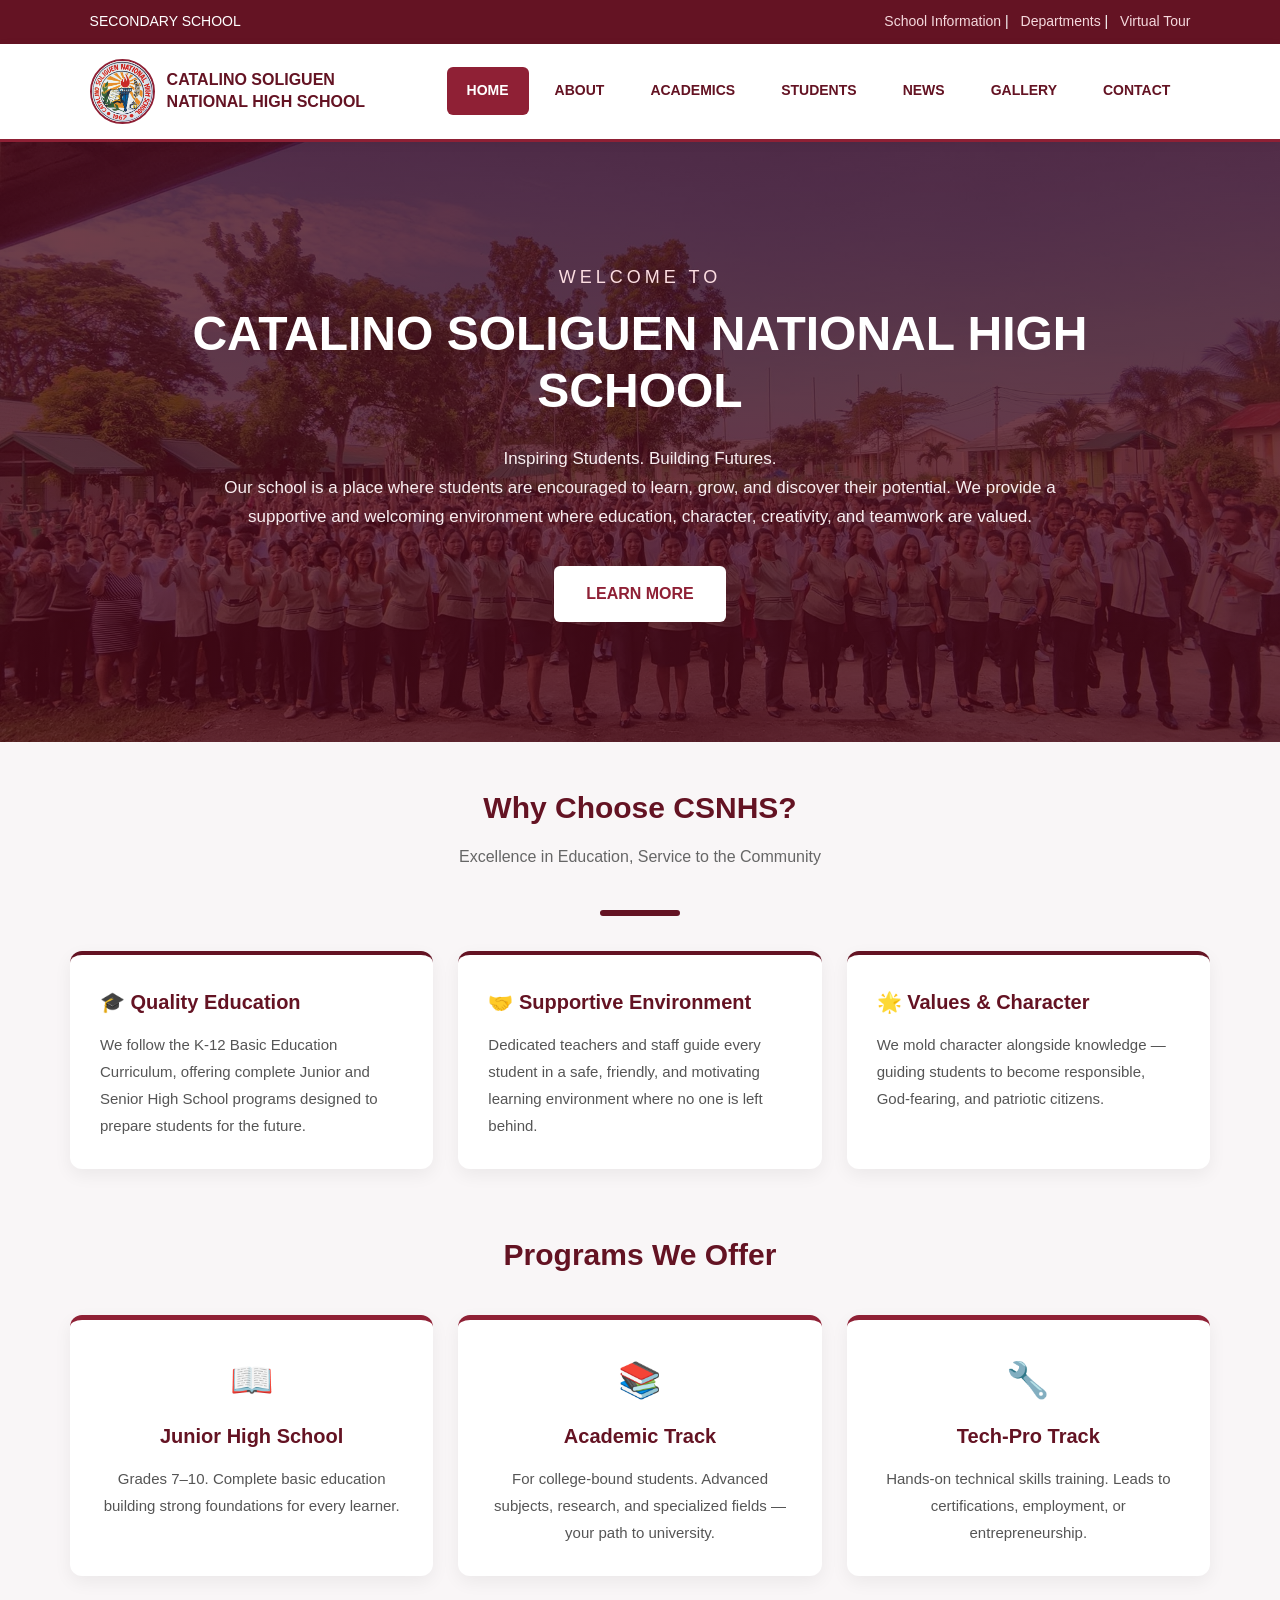
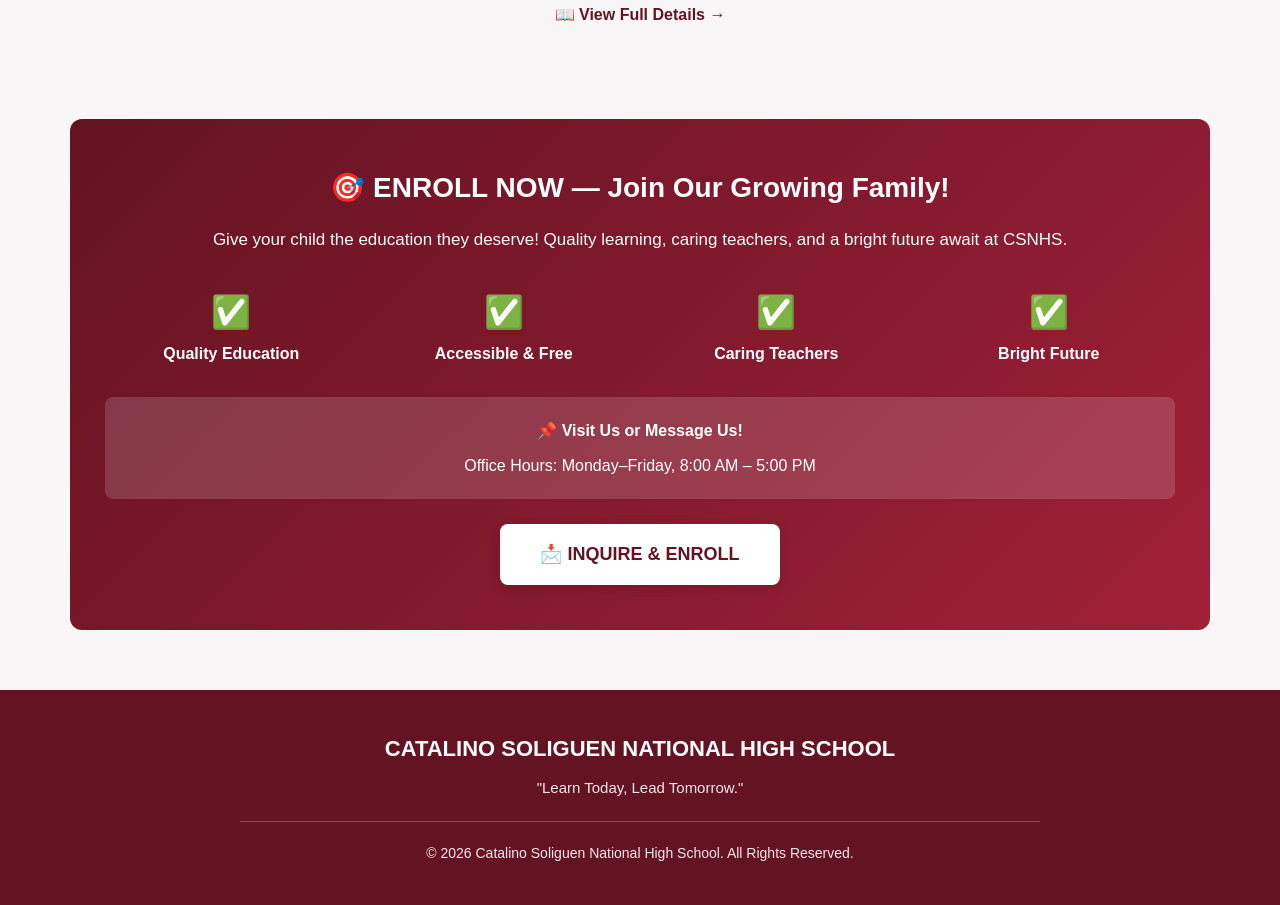
<file: index.html>
<!DOCTYPE html>
<html>
<head>
    <title>Home - Catalino Soliguen National High School</title>
    <link rel="stylesheet" href="style4.css">
</head>
<body>
<div class="top-bar">
    <span>SECONDARY SCHOOL</span>
    <span class="top-links">
        <a href="#">School Information</a> | <a href="#">Departments</a> | <a href="#">Virtual Tour</a>
    </span>
</div>
<header>
    <div class="logo">
        <img src="mylogo.jpg" alt="School Logo">
        <div class="logo-text">CATALINO SOLIGUEN<br>NATIONAL HIGH SCHOOL</div>
    </div>
    <nav>
        <a href="index.html" class="active">HOME</a>
        <a href="about.html">ABOUT</a>
        <a href="academics.html">ACADEMICS</a>
        <a href="students.html">STUDENTS</a>
        <a href="news.html">NEWS</a>
        <a href="gallery.html">GALLERY</a>
        <a href="contact.html">CONTACT</a>
    </nav>
</header>
<section class="hero">
    <div class="hero-content">
        <p class="hero-small">WELCOME TO</p>
        <h2>CATALINO SOLIGUEN NATIONAL HIGH SCHOOL</h2>
        <p class="hero-text">
            Inspiring Students. Building Futures.<br>
            Our school is a place where students are encouraged to learn, grow, and discover their potential.
            We provide a supportive and welcoming environment where education, character, creativity, and teamwork are valued.
        </p>
        <div class="hero-buttons">
            <a href="about.html">LEARN MORE</a>
        </div>
    </div>
</section>

<section class="page-container" style="padding-top:40px;">
    <h2 style="text-align:center; color:#641323; font-size:30px; margin-bottom:10px;">Why Choose CSNHS?</h2>
    <p style="text-align:center; color:#666; font-size:16px; margin-bottom:40px;">Excellence in Education, Service to the Community</p>
    <hr style="width:80px; border:3px solid #641323; margin:0 auto 35px; border-radius:3px;">

    <div style="display:grid; grid-template-columns:repeat(3, 1fr); gap:25px;">
        <div class="card" style="border-top:4px solid #641323;">
            <h3 style="color:#641323; margin-top:0;">🎓 Quality Education</h3>
            <p style="color:#555; line-height:1.8;">We follow the K-12 Basic Education Curriculum, offering complete Junior and Senior High School programs designed to prepare students for the future.</p>
        </div>
        <div class="card" style="border-top:4px solid #641323;">
            <h3 style="color:#641323; margin-top:0;">🤝 Supportive Environment</h3>
            <p style="color:#555; line-height:1.8;">Dedicated teachers and staff guide every student in a safe, friendly, and motivating learning environment where no one is left behind.</p>
        </div>
        <div class="card" style="border-top:4px solid #641323;">
            <h3 style="color:#641323; margin-top:0;">🌟 Values & Character</h3>
            <p style="color:#555; line-height:1.8;">We mold character alongside knowledge — guiding students to become responsible, God-fearing, and patriotic citizens.</p>
        </div>
    </div>
</section>

<section class="page-container" style="padding-top:0;">
    <h2 style="text-align:center; color:#641323; font-size:30px; margin-bottom:35px;">Programs We Offer</h2>
    <div style="display:grid; grid-template-columns:repeat(3, 1fr); gap:25px;">
        <div class="card" style="text-align:center;">
            <div style="font-size:35px; margin-bottom:10px;">📖</div>
            <h3 style="color:#641323; margin-top:0;">Junior High School</h3>
            <p style="color:#555; line-height:1.8;">Grades 7–10. Complete basic education building strong foundations for every learner.</p>
        </div>
        <div class="card" style="text-align:center;">
            <div style="font-size:35px; margin-bottom:10px;">📚</div>
            <h3 style="color:#641323; margin-top:0;">Academic Track</h3>
            <p style="color:#555; line-height:1.8;">For college-bound students. Advanced subjects, research, and specialized fields — your path to university.</p>
        </div>
        <div class="card" style="text-align:center;">
            <div style="font-size:35px; margin-bottom:10px;">🔧</div>
            <h3 style="color:#641323; margin-top:0;">Tech-Pro Track</h3>
            <p style="color:#555; line-height:1.8;">Hands-on technical skills training. Leads to certifications, employment, or entrepreneurship.</p>
        </div>
    </div>
    <p style="text-align:center; margin-top:25px;">
        <a href="academics.html" style="color:#641323; font-weight:bold;">📖 View Full Details →</a>
    </p>
</section>

<section class="page-container" style="padding-top:0;">
    <div style="background:linear-gradient(135deg, #641323, #a02038); color:#fff; padding:45px 35px; border-radius:12px; margin-top:30px;">
        <h2 style="text-align:center; margin:0 0 15px 0; font-size:28px;">🎯 ENROLL NOW — Join Our Growing Family!</h2>
        <p style="text-align:center; font-size:17px; opacity:0.98; margin:0 0 30px 0;">
            Give your child the education they deserve! Quality learning, caring teachers, and a bright future await at CSNHS.
        </p>
        <div style="display:grid; grid-template-columns:repeat(4, 1fr); gap:20px; margin-bottom:30px;">
            <div style="text-align:center;"><div style="font-size:32px;">✅</div><div style="font-weight:bold;">Quality Education</div></div>
            <div style="text-align:center;"><div style="font-size:32px;">✅</div><div style="font-weight:bold;">Accessible & Free</div></div>
            <div style="text-align:center;"><div style="font-size:32px;">✅</div><div style="font-weight:bold;">Caring Teachers</div></div>
            <div style="text-align:center;"><div style="font-size:32px;">✅</div><div style="font-weight:bold;">Bright Future</div></div>
        </div>
        <div style="background:rgba(255,255,255,0.15); padding:20px; border-radius:8px; text-align:center; margin-bottom:25px;">
            <p style="margin:0; font-size:16px;"><strong>📌 Visit Us or Message Us!</strong></p>
            <p style="margin:8px 0 0 0;">Office Hours: Monday–Friday, 8:00 AM – 5:00 PM</p>
        </div>
        <div style="text-align:center;">
            <a href="contact.html" style="display:inline-block; padding:15px 40px; background:#fff; color:#641323; border-radius:8px; font-size:18px; font-weight:bold; text-decoration:none; box-shadow:0 4px 12px rgba(0,0,0,0.15);">📩 INQUIRE & ENROLL</a>
        </div>
    </div>
</section>

<footer>
    <h2>CATALINO SOLIGUEN NATIONAL HIGH SCHOOL</h2>
    <p>"Learn Today, Lead Tomorrow."</p>
    <hr>
    <p class="copyright">© 2026 Catalino Soliguen National High School. All Rights Reserved.</p>
</footer>
</body>
</html>
</file>
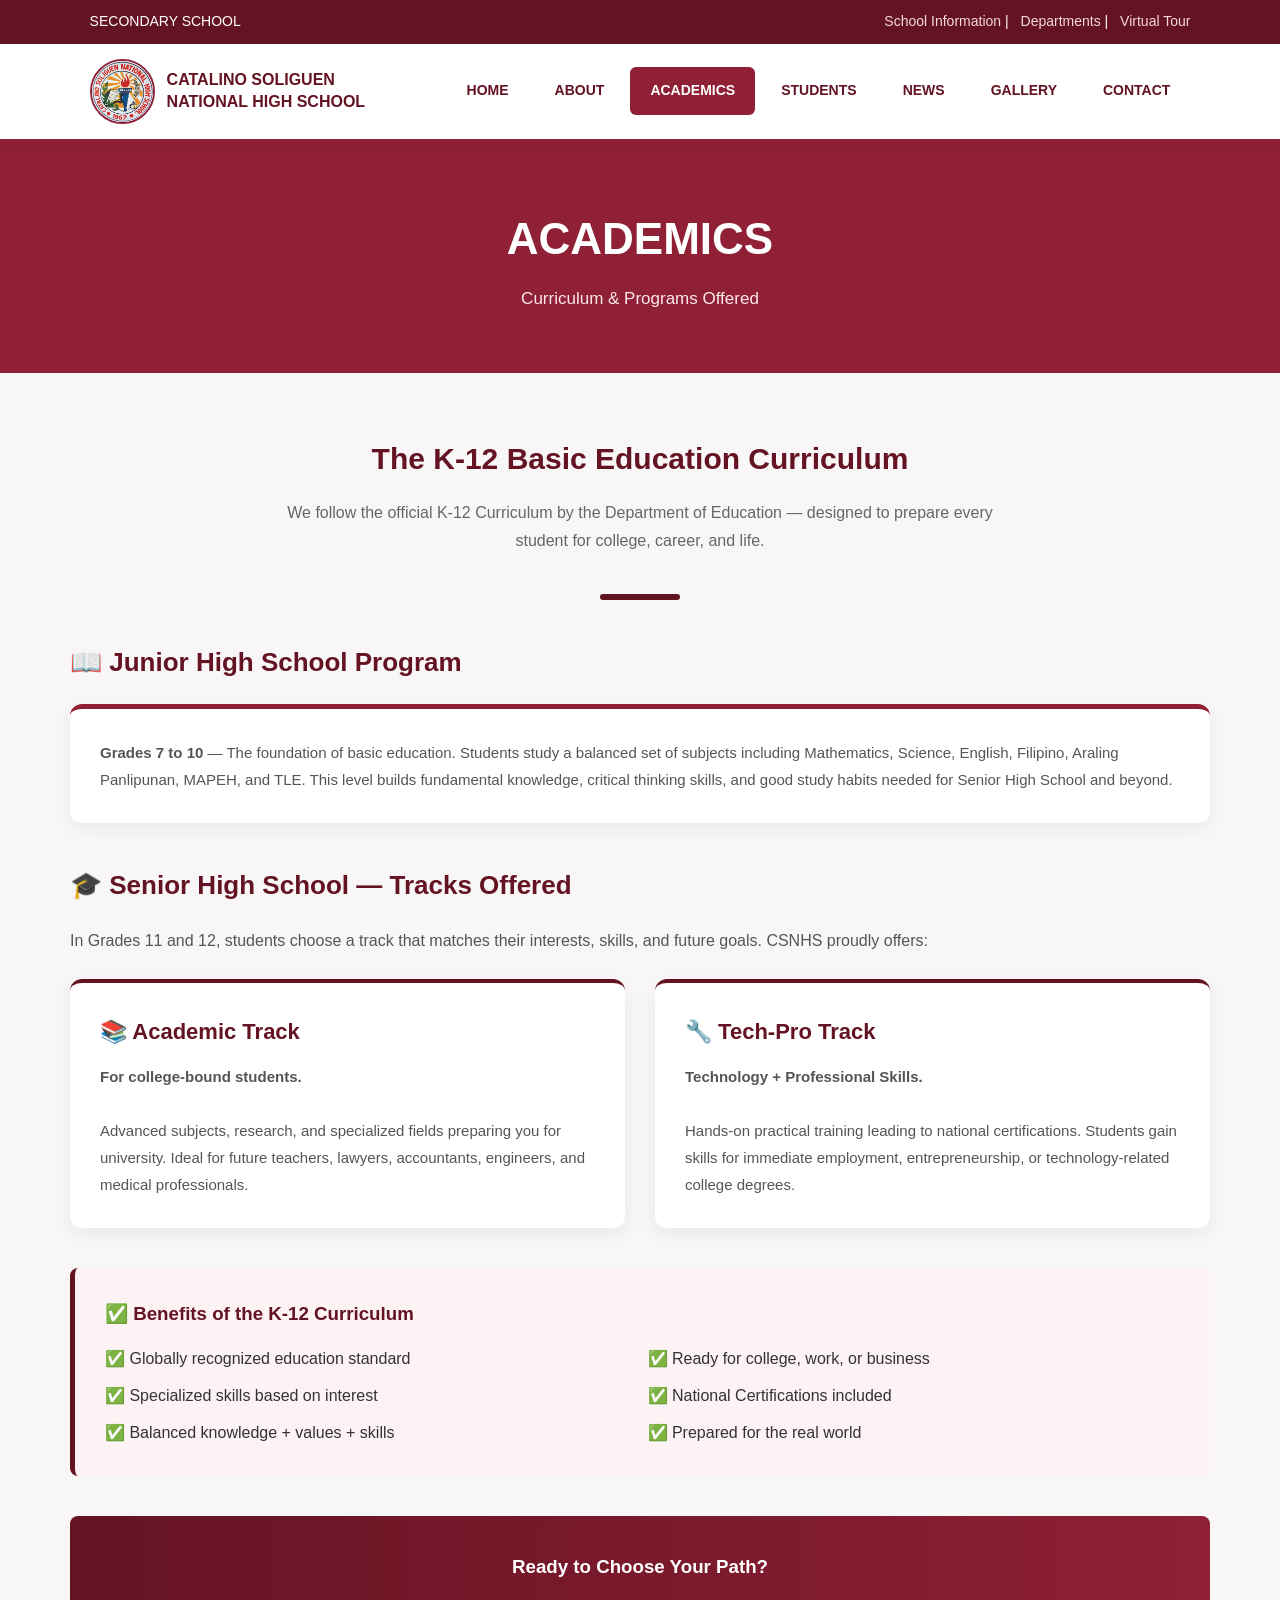
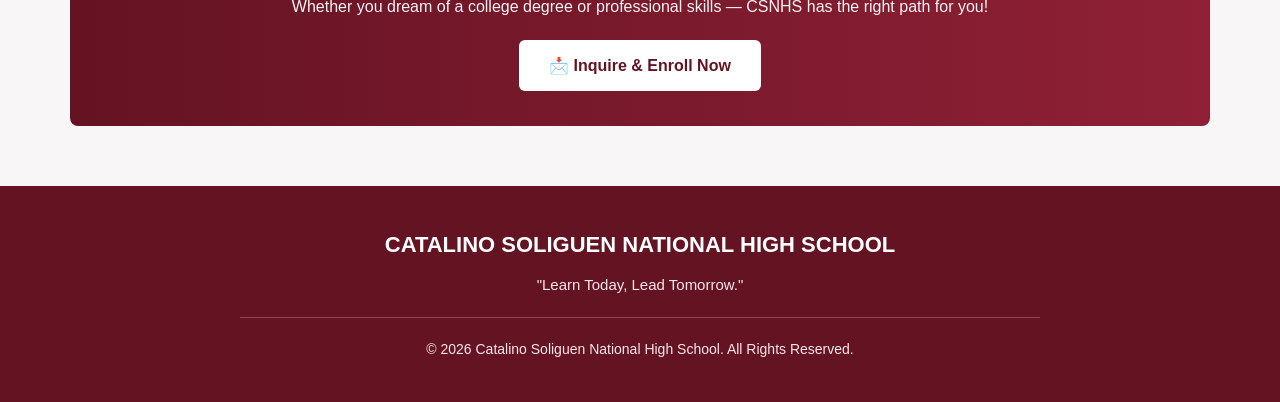
<file: about.html>
<!DOCTYPE html>
<html>
<head>
    <title>Academics - Catalino Soliguen National High School</title>
    <link rel="stylesheet" href="style4.css">
</head>
<body>
<div class="top-bar">
    <span>SECONDARY SCHOOL</span>
    <span class="top-links">
        <a href="#">School Information</a> | <a href="#">Departments</a> | <a href="#">Virtual Tour</a>
    </span>
</div>
<header>
    <div class="logo">
        <img src="mylogo.jpg" alt="School Logo">
        <div class="logo-text">CATALINO SOLIGUEN<br>NATIONAL HIGH SCHOOL</div>
    </div>
    <nav>
        <a href="index.html">HOME</a>
        <a href="about.html">ABOUT</a>
        <a href="academics.html" class="active">ACADEMICS</a>
        <a href="students.html">STUDENTS</a>
        <a href="news.html">NEWS</a>
        <a href="gallery.html">GALLERY</a>
        <a href="contact.html">CONTACT</a>
    </nav>
</header>
<section class="page-banner">
    <h1>ACADEMICS</h1>
    <p>Curriculum & Programs Offered</p>
</section>
<section class="page-container">

    <h2 style="text-align:center; color:#641323; font-size:30px; margin-bottom:15px;">The K-12 Basic Education Curriculum</h2>
    <p style="text-align:center; color:#666; font-size:16px; max-width:750px; margin:0 auto 40px;">
        We follow the official K-12 Curriculum by the Department of Education — designed to prepare every student for college, career, and life.
    </p>
    <hr style="width:80px; border:3px solid #641323; margin:0 auto 40px; border-radius:3px;">

    <h2 style="color:#641323; font-size:26px; margin-bottom:20px;">📖 Junior High School Program</h2>
    <div class="card" style="margin-bottom:40px;">
        <p style="color:#555; line-height:1.8;">
            <strong>Grades 7 to 10</strong> — The foundation of basic education. Students study a balanced set of subjects including Mathematics, Science, English, Filipino, Araling Panlipunan, MAPEH, and TLE. This level builds fundamental knowledge, critical thinking skills, and good study habits needed for Senior High School and beyond.
        </p>
    </div>

    <h2 style="color:#641323; font-size:26px; margin-bottom:20px;">🎓 Senior High School — Tracks Offered</h2>
    <p style="color:#555; margin-bottom:25px;">In Grades 11 and 12, students choose a track that matches their interests, skills, and future goals. CSNHS proudly offers:</p>

    <div style="display:grid; grid-template-columns:1fr 1fr; gap:30px; margin-bottom:40px;">
        <div class="card" style="border-top:4px solid #641323;">
            <h3 style="color:#641323; margin-top:0; font-size:22px;">📚 Academic Track</h3>
            <p style="color:#555; line-height:1.8;"><strong>For college-bound students.</strong><br><br>Advanced subjects, research, and specialized fields preparing you for university. Ideal for future teachers, lawyers, accountants, engineers, and medical professionals.</p>
        </div>
        <div class="card" style="border-top:4px solid #641323;">
            <h3 style="color:#641323; margin-top:0; font-size:22px;">🔧 Tech-Pro Track</h3>
            <p style="color:#555; line-height:1.8;"><strong>Technology + Professional Skills.</strong><br><br>Hands-on practical training leading to national certifications. Students gain skills for immediate employment, entrepreneurship, or technology-related college degrees.</p>
        </div>
    </div>

    <div style="background:#fdf2f4; padding:30px; border-radius:8px; border-left:5px solid #641323;">
        <h3 style="color:#641323; margin-top:0;">✅ Benefits of the K-12 Curriculum</h3>
        <div style="display:grid; grid-template-columns:repeat(2, 1fr); gap:10px; margin-top:15px;">
            <div>✅ Globally recognized education standard</div>
            <div>✅ Ready for college, work, or business</div>
            <div>✅ Specialized skills based on interest</div>
            <div>✅ National Certifications included</div>
            <div>✅ Balanced knowledge + values + skills</div>
            <div>✅ Prepared for the real world</div>
        </div>
    </div>

    <div style="background:linear-gradient(to right, #641323, #8f2035); color:#fff; padding:35px; border-radius:8px; text-align:center; margin-top:40px;">
        <h3 style="margin:0 0 10px 0;">Ready to Choose Your Path?</h3>
        <p style="margin:0 0 20px 0; opacity:0.95;">Whether you dream of a college degree or professional skills — CSNHS has the right path for you!</p>
        <a href="contact.html" style="display:inline-block; padding:12px 30px; background:#fff; color:#641323; border-radius:6px; font-weight:bold; text-decoration:none;">📩 Inquire & Enroll Now</a>
    </div>

</section>

<footer>
    <h2>CATALINO SOLIGUEN NATIONAL HIGH SCHOOL</h2>
    <p>"Learn Today, Lead Tomorrow."</p>
    <hr>
    <p class="copyright">© 2026 Catalino Soliguen National High School. All Rights Reserved.</p>
</footer>
</body>
</html>
</file>
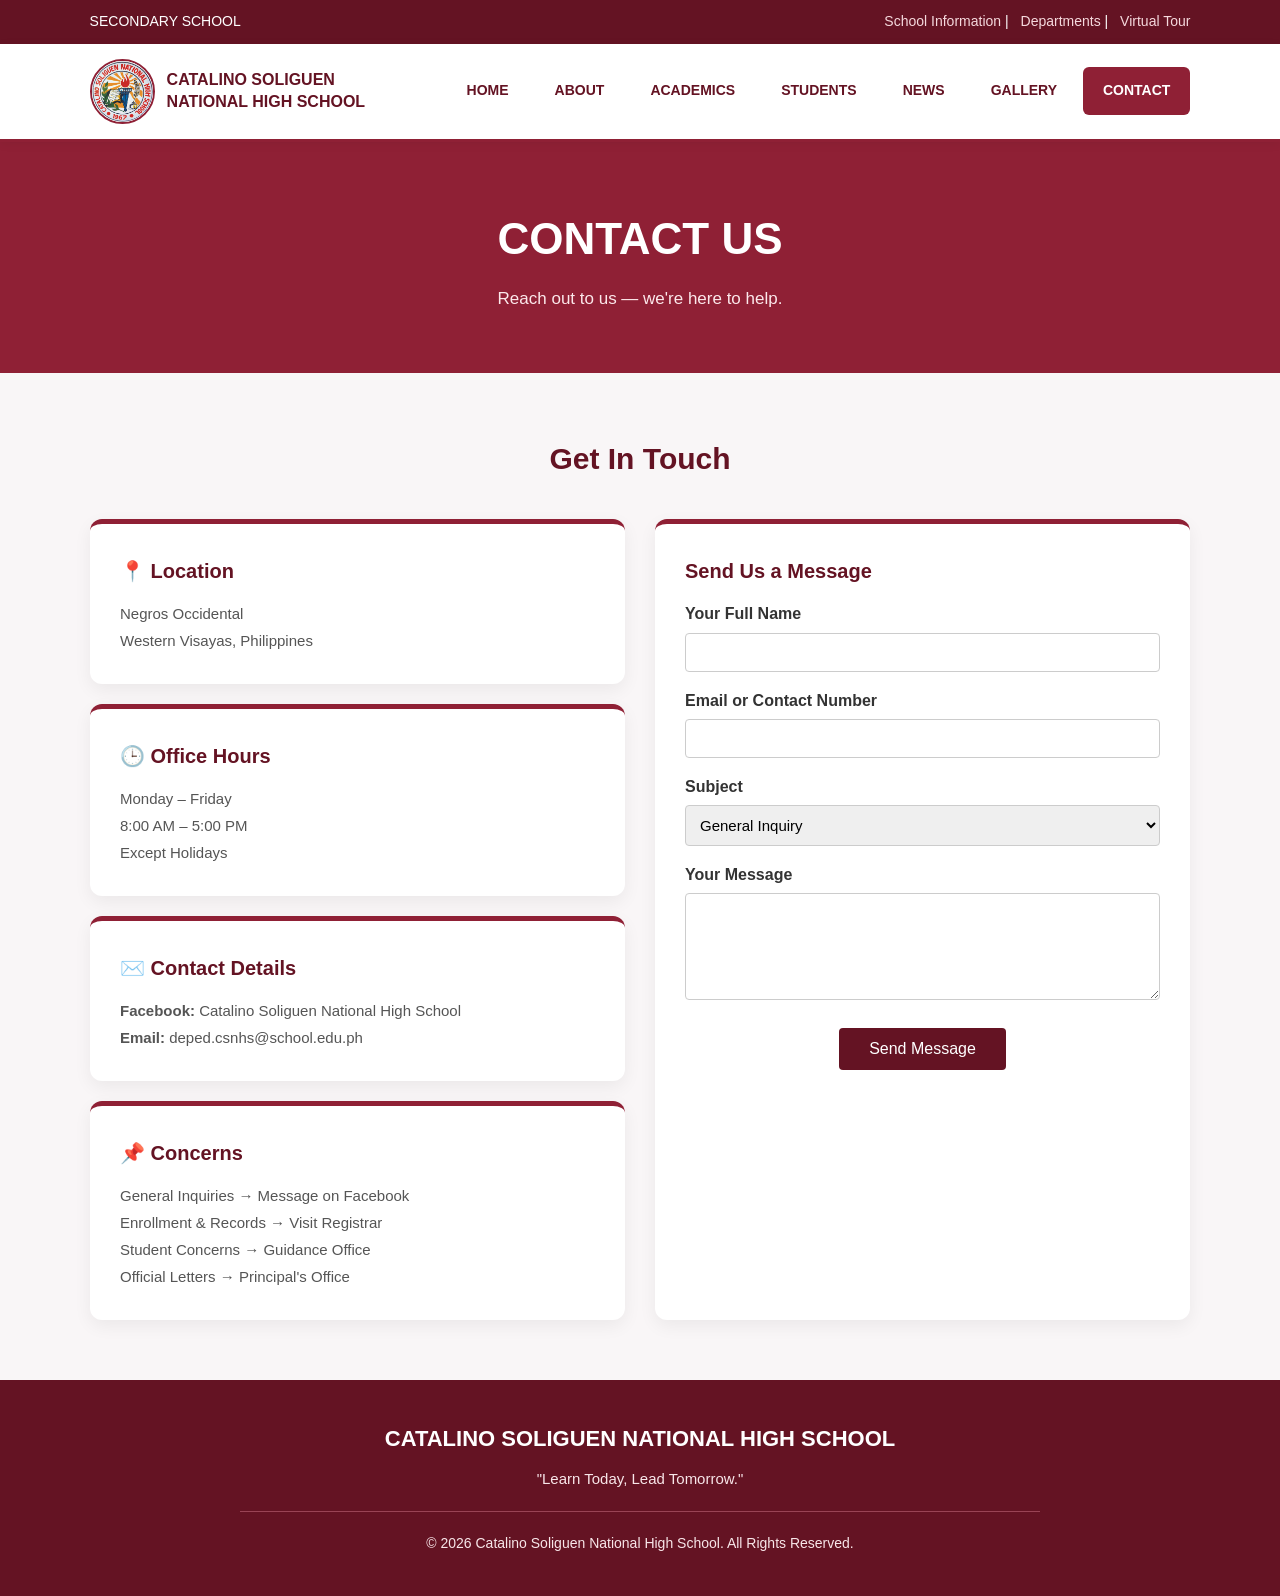
<file: Contact.html>
<!DOCTYPE html>
<html>
<head>
    <title>Contact Us - Catalino Soliguen National High School</title>
    <link rel="stylesheet" href="style4.css">
</head>
<body>
<div class="top-bar">
    <span>SECONDARY SCHOOL</span>
    <span class="top-links">
        <a href="#">School Information</a> | <a href="#">Departments</a> | <a href="#">Virtual Tour</a>
    </span>
</div>
<header>
    <div class="logo">
        <img src="mylogo.JPG" alt="School Logo">
        <div class="logo-text">CATALINO SOLIGUEN<br>NATIONAL HIGH SCHOOL</div>
    </div>
    <nav>
        <a href="index.html">HOME</a>
        <a href="about.html">ABOUT</a>
        <a href="academics.html">ACADEMICS</a>
        <a href="students.html">STUDENTS</a>
        <a href="news.html">NEWS</a>
        <a href="gallery.html">GALLERY</a>
        <a href="contact.html" class="active">CONTACT</a>
    </nav>
</header>
<section class="page-banner">
    <h1>CONTACT US</h1>
    <p>Reach out to us — we're here to help.</p>
</section>
<section class="page-container">
    <h2 style="text-align:center; color:#641323; font-size:30px; margin-bottom:35px;">Get In Touch</h2>

    <!-- ✅ TWO-COLUMN LAYOUT: INFO LEFT — FORM RIGHT -->
    <div style="display:grid; grid-template-columns:1fr 1fr; gap:30px; max-width:1100px; margin:0 auto;">

        <!-- LEFT SIDE: INFORMATION CARDS -->
        <div>
            <div class="card" style="margin-bottom:20px;">
                <h3 style="color:#641323; margin-top:0;">📍 Location</h3>
                <p style="color:#555; line-height:1.8;">Negros Occidental<br>Western Visayas, Philippines</p>
            </div>

            <div class="card" style="margin-bottom:20px;">
                <h3 style="color:#641323; margin-top:0;">🕒 Office Hours</h3>
                <p style="color:#555; line-height:1.8;">Monday – Friday<br>8:00 AM – 5:00 PM<br>Except Holidays</p>
            </div>

            <div class="card" style="margin-bottom:20px;">
                <h3 style="color:#641323; margin-top:0;">✉️ Contact Details</h3>
                <p style="color:#555; line-height:1.8;">
                    <strong>Facebook:</strong> Catalino Soliguen National High School<br>
                    <strong>Email:</strong> deped.csnhs@school.edu.ph
                </p>
            </div>

            <div class="card">
                <h3 style="color:#641323; margin-top:0;">📌 Concerns</h3>
                <p style="color:#555; line-height:1.8; margin:0;">
                    General Inquiries → Message on Facebook<br>
                    Enrollment & Records → Visit Registrar<br>
                    Student Concerns → Guidance Office<br>
                    Official Letters → Principal's Office
                </p>
            </div>
        </div>

        <!-- RIGHT SIDE: MESSAGE FORM -->
        <div class="card">
            <h3 style="color:#641323; margin-top:0;">Send Us a Message</h3>
            <form action="#" method="post">
                <div style="margin-bottom:15px;">
                    <label style="display:block; margin-bottom:5px; font-weight:bold; color:#333;">Your Full Name</label>
                    <input type="text" name="fullname" required style="width:100%; padding:10px; border:1px solid #ccc; border-radius:4px; font-size:15px; box-sizing:border-box;">
                </div>
                <div style="margin-bottom:15px;">
                    <label style="display:block; margin-bottom:5px; font-weight:bold; color:#333;">Email or Contact Number</label>
                    <input type="text" name="contact" required style="width:100%; padding:10px; border:1px solid #ccc; border-radius:4px; font-size:15px; box-sizing:border-box;">
                </div>
                <div style="margin-bottom:15px;">
                    <label style="display:block; margin-bottom:5px; font-weight:bold; color:#333;">Subject</label>
                    <select name="subject" style="width:100%; padding:10px; border:1px solid #ccc; border-radius:4px; font-size:15px; box-sizing:border-box;">
                        <option value="General Inquiry">General Inquiry</option>
                        <option value="Enrollment">Enrollment & Admission</option>
                        <option value="Records">Records & Documents</option>
                        <option value="Student Concern">Student Concern</option>
                        <option value="Feedback">Feedback & Suggestion</option>
                        <option value="Other">Other</option>
                    </select>
                </div>
                <div style="margin-bottom:20px;">
                    <label style="display:block; margin-bottom:5px; font-weight:bold; color:#333;">Your Message</label>
                    <textarea name="message" rows="5" required style="width:100%; padding:10px; border:1px solid #ccc; border-radius:4px; font-size:15px; box-sizing:border-box;"></textarea>
                </div>
                <div style="text-align:center;">
                    <button type="submit" style="padding:12px 30px; background:#641323; color:#fff; border:none; border-radius:4px; font-size:16px; cursor:pointer;">Send Message</button>
                </div>
            </form>
        </div>

    </div>
</section>

<footer>
    <h2>CATALINO SOLIGUEN NATIONAL HIGH SCHOOL</h2>
    <p>"Learn Today, Lead Tomorrow."</p>
    <hr>
    <p class="copyright">© 2026 Catalino Soliguen National High School. All Rights Reserved.</p>
</footer>
</body>
</html>
</file>
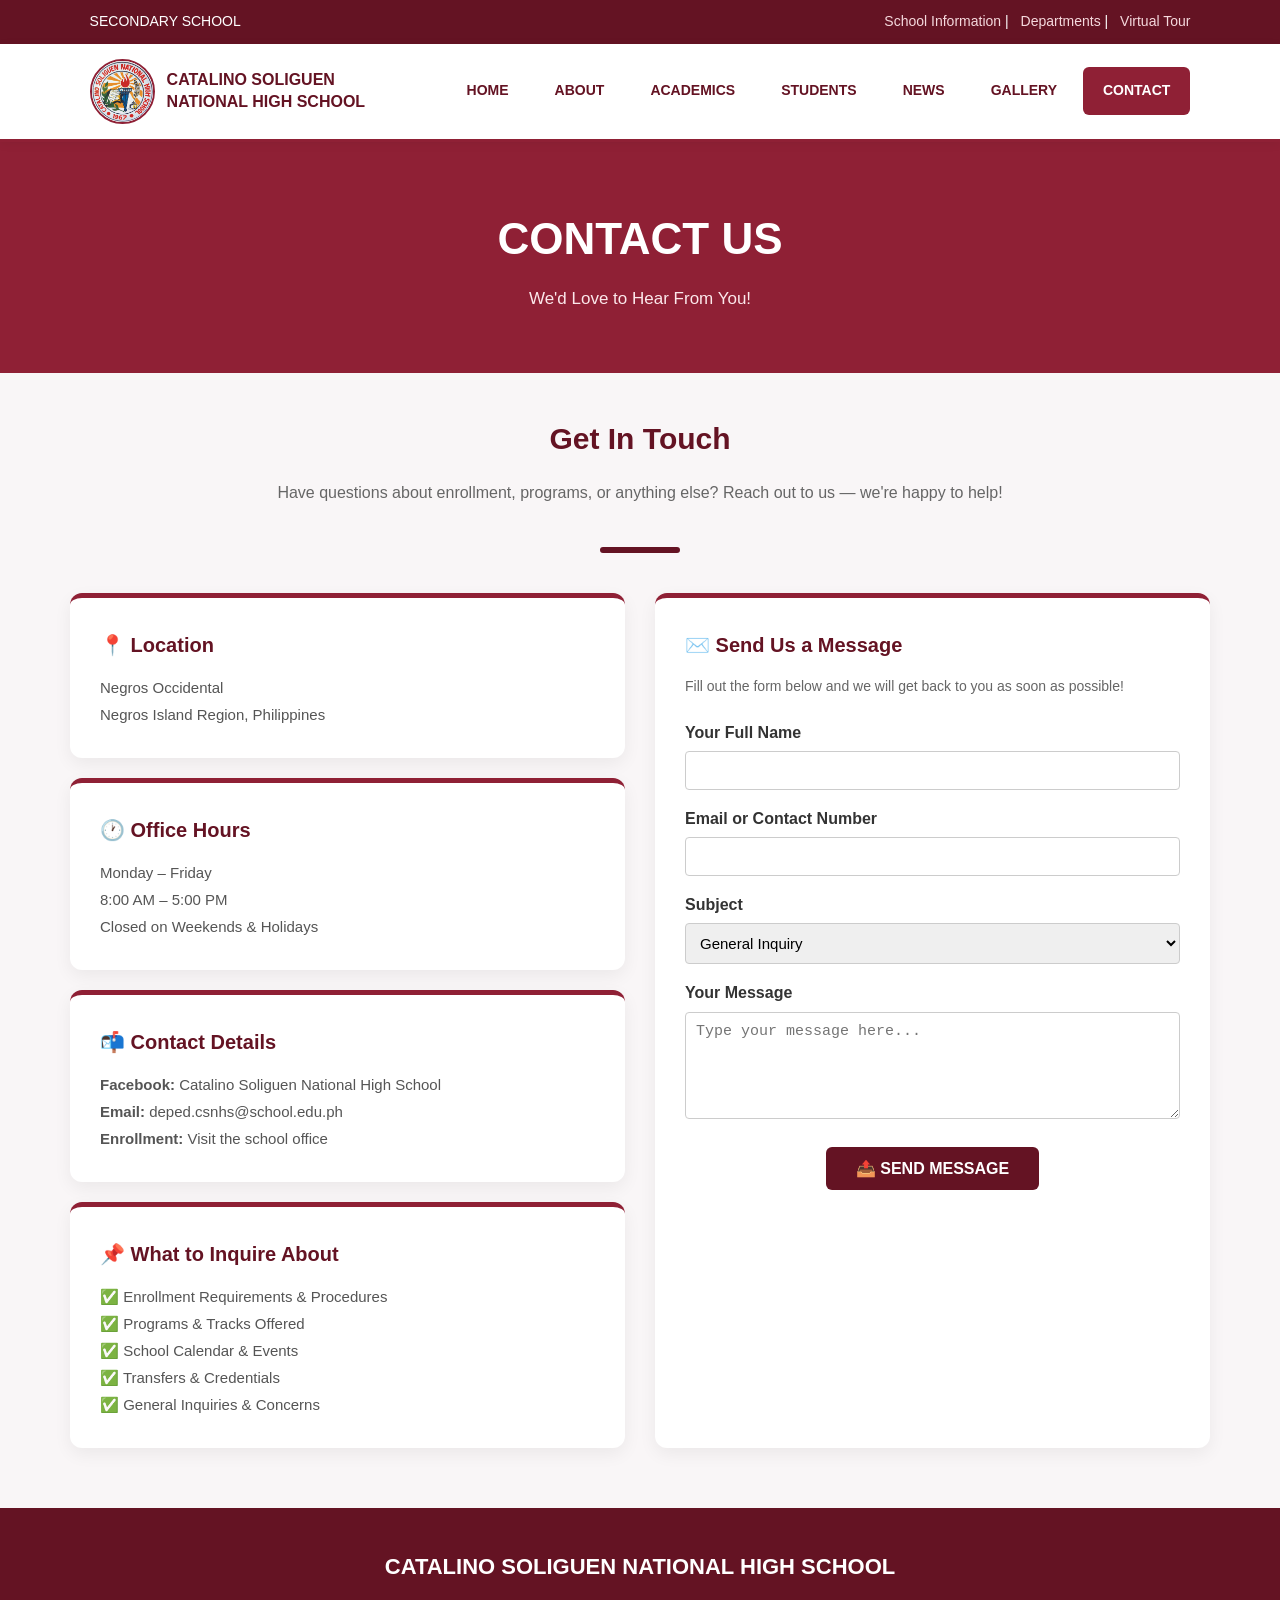
<file: contact.html>
<!DOCTYPE html>
<html>
<head>
    <title>Contact Us - Catalino Soliguen National High School</title>
    <link rel="stylesheet" href="style4.css">
</head>
<body>
<div class="top-bar">
    <span>SECONDARY SCHOOL</span>
    <span class="top-links">
        <a href="#">School Information</a> | <a href="#">Departments</a> | <a href="#">Virtual Tour</a>
    </span>
</div>
<header>
    <div class="logo">
        <img src="mylogo.jpg" alt="School Logo">
        <div class="logo-text">CATALINO SOLIGUEN<br>NATIONAL HIGH SCHOOL</div>
    </div>
    <nav>
        <a href="index.html">HOME</a>
        <a href="about.html">ABOUT</a>
        <a href="academics.html">ACADEMICS</a>
        <a href="students.html">STUDENTS</a>
        <a href="news.html">NEWS</a>
        <a href="gallery.html">GALLERY</a>
        <a href="contact.html" class="active">CONTACT</a>
    </nav>
</header>
<section class="page-banner">
    <h1>CONTACT US</h1>
    <p>We'd Love to Hear From You!</p>
</section>
<section class="page-container" style="padding-top:40px;">

    <h2 style="text-align:center; color:#641323; font-size:30px; margin-bottom:15px;">Get In Touch</h2>
    <p style="text-align:center; color:#666; font-size:16px; max-width:750px; margin:0 auto 40px;">
        Have questions about enrollment, programs, or anything else? Reach out to us — we're happy to help!
    </p>
    <hr style="width:80px; border:3px solid #641323; margin:0 auto 40px; border-radius:3px;">

    <div style="display:grid; grid-template-columns:1fr 1fr; gap:30px;">

        <!-- LEFT: CONTACT INFORMATION CARDS -->
        <div>
            <div class="card" style="margin-bottom:20px;">
                <h3 style="color:#641323; margin-top:0;">📍 Location</h3>
                <p style="color:#555; line-height:1.8;">Negros Occidental<br>Negros Island Region, Philippines</p>
            </div>
            <div class="card" style="margin-bottom:20px;">
                <h3 style="color:#641323; margin-top:0;">🕐 Office Hours</h3>
                <p style="color:#555; line-height:1.8;">Monday – Friday<br>8:00 AM – 5:00 PM<br>Closed on Weekends & Holidays</p>
            </div>
            <div class="card" style="margin-bottom:20px;">
                <h3 style="color:#641323; margin-top:0;">📬 Contact Details</h3>
                <p style="color:#555; line-height:1.8;">
                    <strong>Facebook:</strong> Catalino Soliguen National High School<br>
                    <strong>Email:</strong> deped.csnhs@school.edu.ph<br>
                    <strong>Enrollment:</strong> Visit the school office
                </p>
            </div>
            <div class="card">
                <h3 style="color:#641323; margin-top:0;">📌 What to Inquire About</h3>
                <p style="color:#555; line-height:1.8; margin:0;">
                    ✅ Enrollment Requirements & Procedures<br>
                    ✅ Programs & Tracks Offered<br>
                    ✅ School Calendar & Events<br>
                    ✅ Transfers & Credentials<br>
                    ✅ General Inquiries & Concerns
                </p>
            </div>
        </div>

        <!-- RIGHT: MESSAGE FORM -->
        <div class="card">
            <h3 style="color:#641323; margin-top:0;">✉️ Send Us a Message</h3>
            <p style="color:#666; font-size:14px; margin-bottom:20px;">Fill out the form below and we will get back to you as soon as possible!</p>
            <form action="PUT-YOUR-FORMSPREE-LINK-HERE" method="post">
                <div style="margin-bottom:15px;">
                    <label style="display:block; margin-bottom:5px; font-weight:bold; color:#333;">Your Full Name</label>
                    <input type="text" name="fullname" required style="width:100%; padding:10px; border:1px solid #ccc; border-radius:4px; font-size:15px; box-sizing:border-box;">
                </div>
                <div style="margin-bottom:15px;">
                    <label style="display:block; margin-bottom:5px; font-weight:bold; color:#333;">Email or Contact Number</label>
                    <input type="text" name="contact" required style="width:100%; padding:10px; border:1px solid #ccc; border-radius:4px; font-size:15px; box-sizing:border-box;">
                </div>
                <div style="margin-bottom:15px;">
                    <label style="display:block; margin-bottom:5px; font-weight:bold; color:#333;">Subject</label>
                    <select name="subject" style="width:100%; padding:10px; border:1px solid #ccc; border-radius:4px; font-size:15px; box-sizing:border-box;">
                        <option value="General Inquiry">General Inquiry</option>
                        <option value="Enrollment">Enrollment & Admission</option>
                        <option value="Programs">Programs & Tracks</option>
                        <option value="Records">Records & Documents</option>
                        <option value="Feedback">Feedback & Suggestions</option>
                        <option value="Other">Other Concerns</option>
                    </select>
                </div>
                <div style="margin-bottom:20px;">
                    <label style="display:block; margin-bottom:5px; font-weight:bold; color:#333;">Your Message</label>
                    <textarea name="message" rows="5" required style="width:100%; padding:10px; border:1px solid #ccc; border-radius:4px; font-size:15px; box-sizing:border-box;" placeholder="Type your message here..."></textarea>
                </div>
                <div style="text-align:center;">
                    <button type="submit" style="padding:12px 30px; background:#641323; color:#fff; border:none; border-radius:6px; font-size:16px; font-weight:bold; cursor:pointer;">📤 SEND MESSAGE</button>
                </div>
            </form>
        </div>
    </div>

</section>

<footer>
    <h2>CATALINO SOLIGUEN NATIONAL HIGH SCHOOL</h2>
</file>
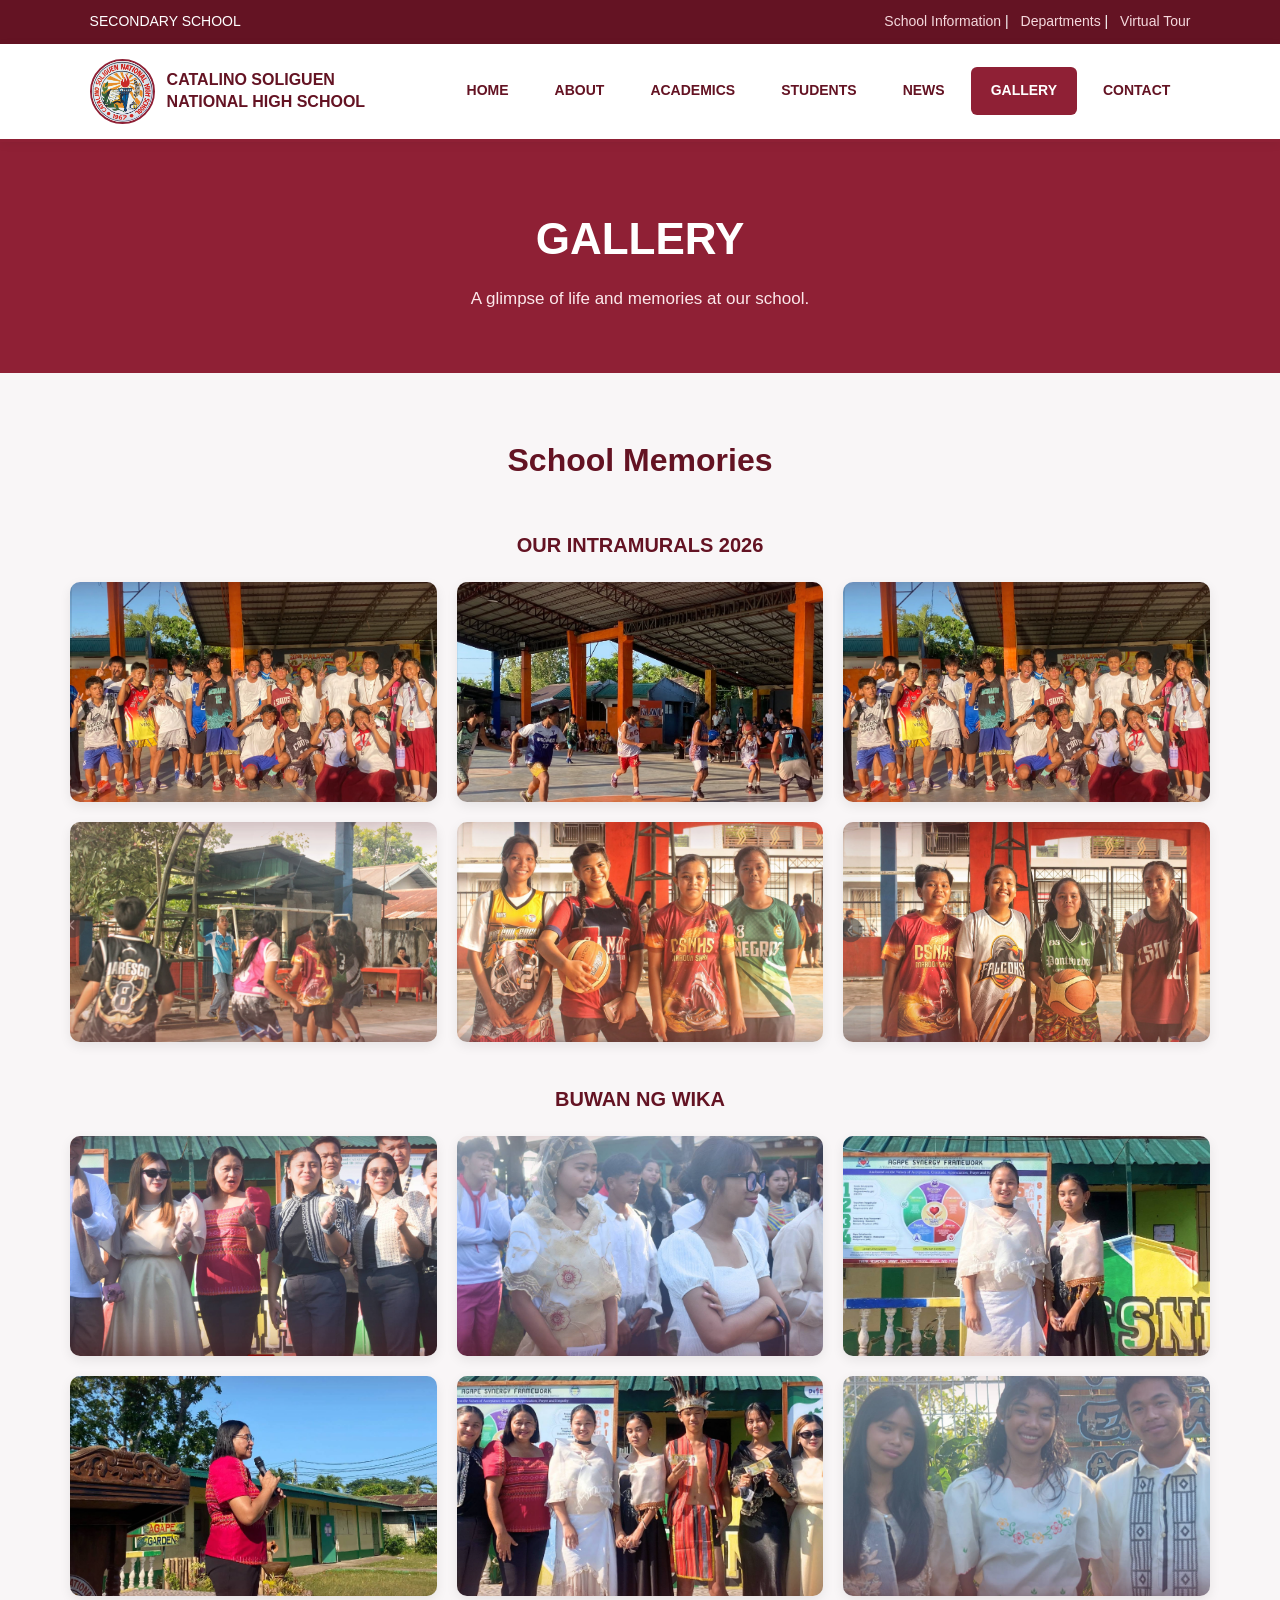
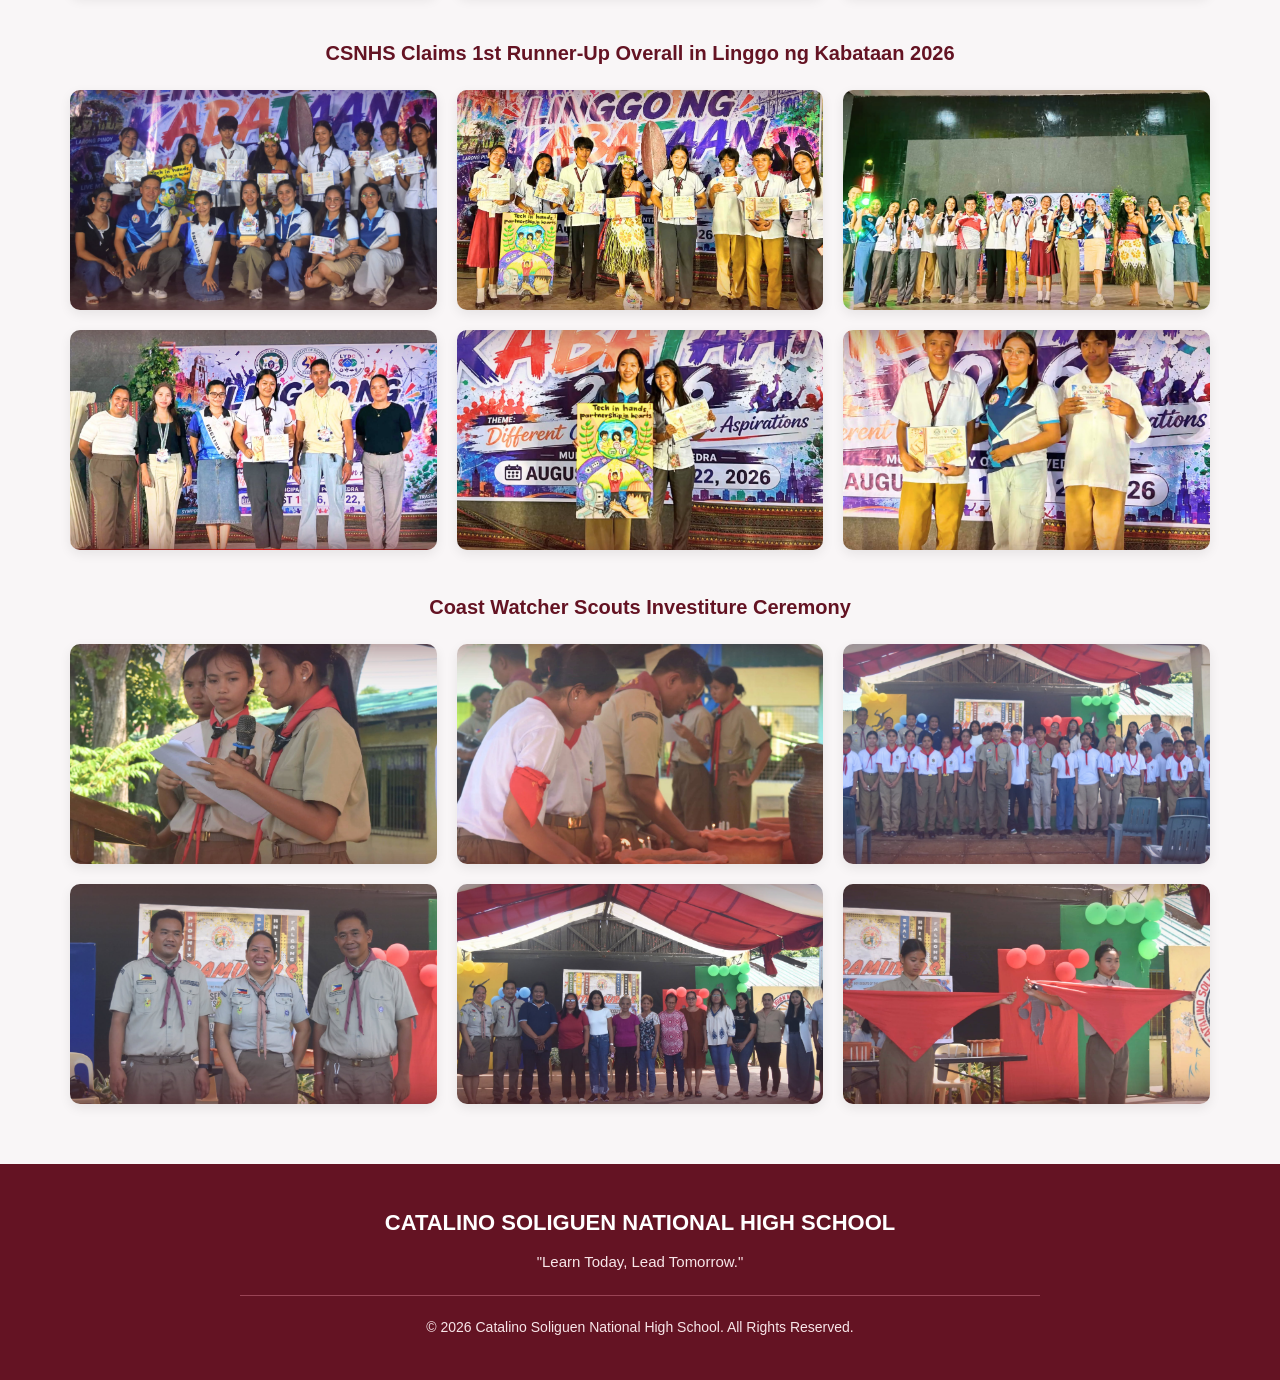
<file: gallery.html>
<!DOCTYPE html>
<html>
<head>
    <title>Gallery - Catalino Soliguen National High School</title>
    <link rel="stylesheet" href="style4.css">
</head>
<body>
<div class="top-bar">
    <span>SECONDARY SCHOOL</span>
    <span class="top-links">
        <a href="#">School Information</a> | <a href="#">Departments</a> | <a href="#">Virtual Tour</a>
    </span>
</div>
<header>
    <div class="logo">
        <img src="mylogo.jpg" alt="School Logo">
        <div class="logo-text">CATALINO SOLIGUEN<br>NATIONAL HIGH SCHOOL</div>
    </div>
    <nav>
        <a href="index.html">HOME</a>
        <a href="about.html">ABOUT</a>
        <a href="academics.html">ACADEMICS</a>
        <a href="students.html">STUDENTS</a>
        <a href="news.html">NEWS</a>
        <a href="gallery.html" class="active">GALLERY</a>
        <a href="contact.html">CONTACT</a>
    </nav>
</header>
<section class="page-banner">
    <h1>GALLERY</h1>
    <p>A glimpse of life and memories at our school.</p>
</section>
<section class="page-container gallery-page">
    <h2>School Memories</h2>
    <h3>OUR INTRAMURALS 2026</h3>
    <div class="gallery-grid">
        <div class="gallery-item"><img src="school1.png" alt="School Activity"></div>
        <div class="gallery-item"><img src="school2.png" alt="Students"></div>
        <div class="gallery-item"><img src="school3.png" alt="School Event"></div>
        <div class="gallery-item"><img src="school4.png" alt="Sports"></div>
        <div class="gallery-item"><img src="school5.png" alt="School Program"></div>
        <div class="gallery-item"><img src="school6.png" alt="Students"></div>
    </div>
    <h3>BUWAN NG WIKA</h3>
    <div class="gallery-grid">
        <div class="gallery-item"><img src="school7.png" alt="School Activity"></div>
        <div class="gallery-item"><img src="school8.png" alt="Students"></div>
        <div class="gallery-item"><img src="school9.png" alt="School Event"></div>
        <div class="gallery-item"><img src="school10.png" alt="Sports"></div>
        <div class="gallery-item"><img src="school11.png" alt="School Program"></div>
        <div class="gallery-item"><img src="school12.png" alt="Students"></div>
    </div>
	<h3>CSNHS Claims 1st Runner-Up Overall in Linggo ng Kabataan 2026</h3>
    <div class="gallery-grid">
        <div class="gallery-item"><img src="school13.png" alt="School Activity"></div>
        <div class="gallery-item"><img src="school14.png" alt="Students"></div>
        <div class="gallery-item"><img src="school15.png" alt="School Event"></div>
        <div class="gallery-item"><img src="school16.png" alt="Sports"></div>
        <div class="gallery-item"><img src="school17.png" alt="School Program"></div>
        <div class="gallery-item"><img src="school18.png" alt="Students"></div>
    </div>
	<h3>Coast Watcher Scouts Investiture Ceremony</h3>
<div class="gallery-grid">
    <div class="gallery-item"><img src="19.png" alt="Investiture Ceremony"></div>
    <div class="gallery-item"><img src="20.png" alt="Scouts"></div>
    <div class="gallery-item"><img src="21.png" alt="Scouting Activity"></div>
    <div class="gallery-item"><img src="22.png" alt="Scout Ceremony"></div>
    <div class="gallery-item"><img src="23.png" alt="Coast Watcher Scouts"></div>
    <div class="gallery-item"><img src="24.png" alt="Scouts Group Photo"></div>
</div>
</section>
<footer>
    <h2>CATALINO SOLIGUEN NATIONAL HIGH SCHOOL</h2>
    <p>"Learn Today, Lead Tomorrow."</p>
    <hr>
    <p class="copyright">© 2026 Catalino Soliguen National High School. All Rights Reserved.</p>
</footer>
</body>
</html>
</file>
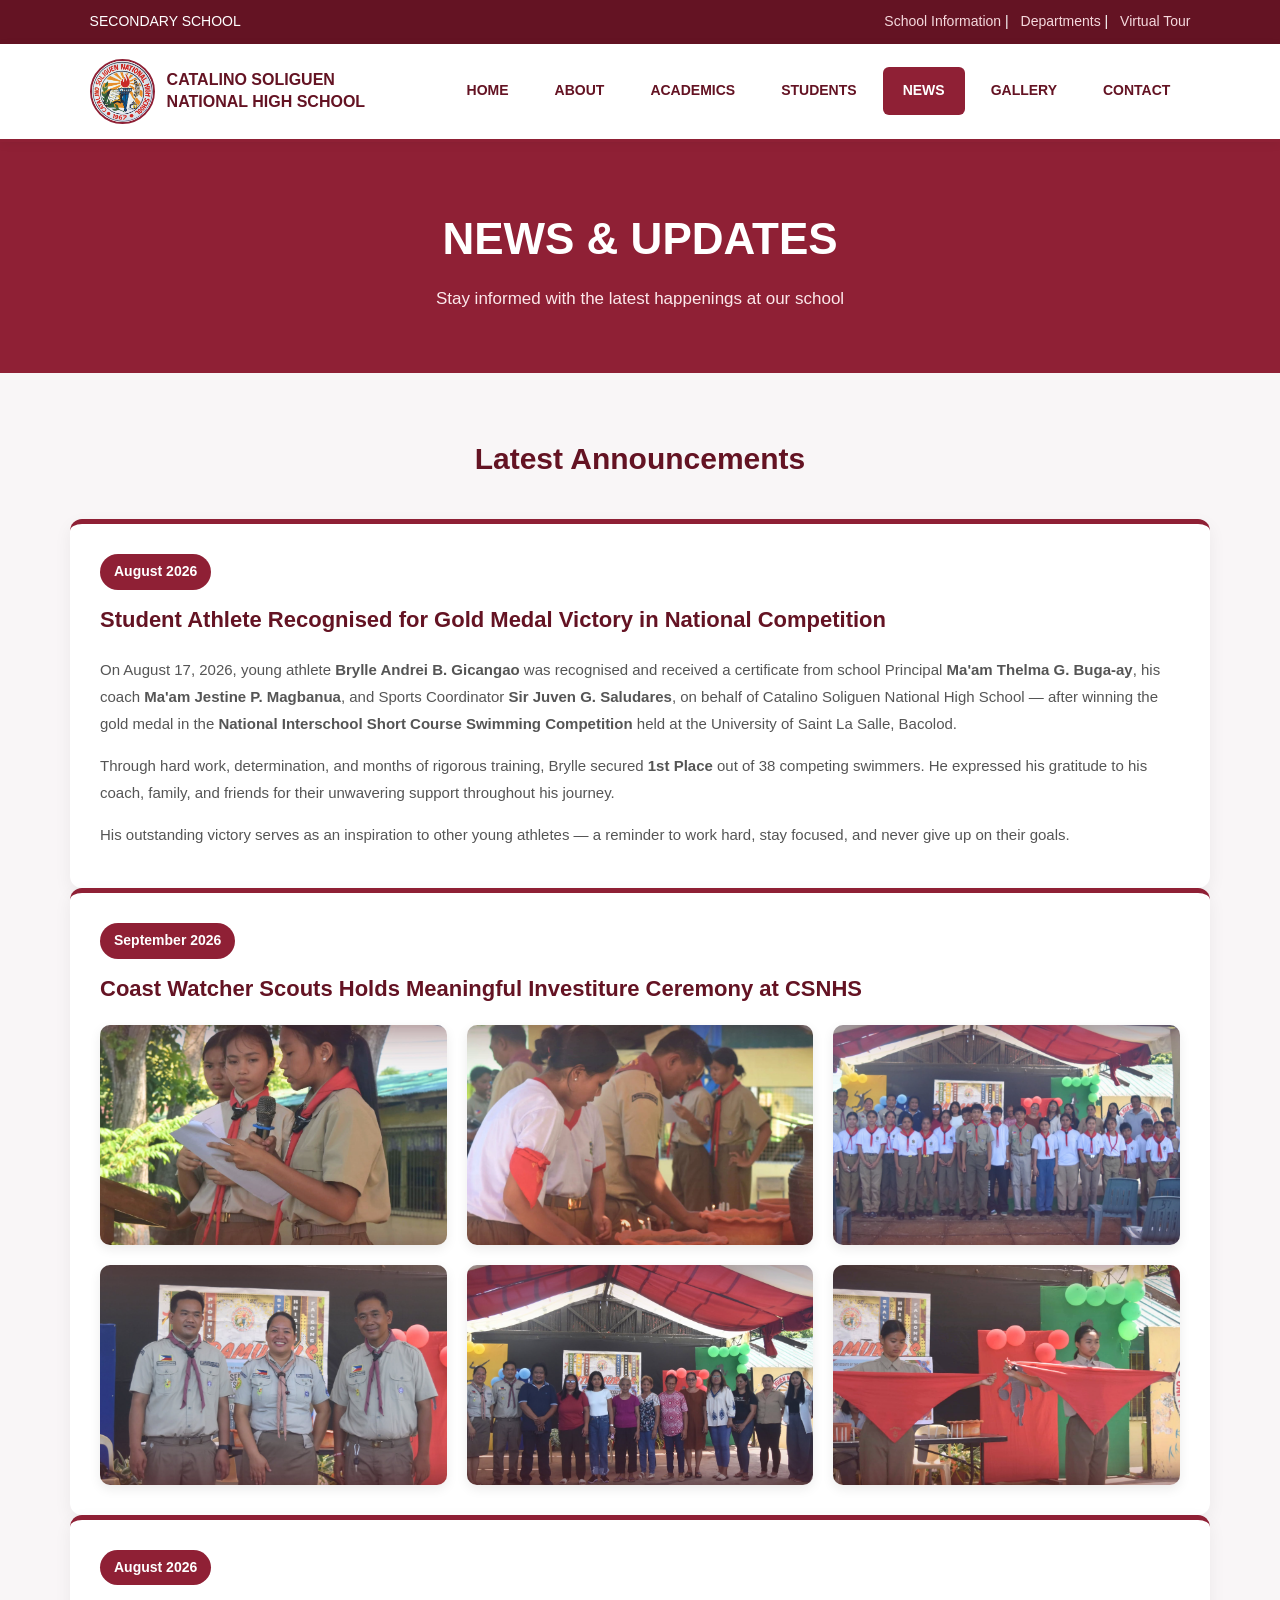
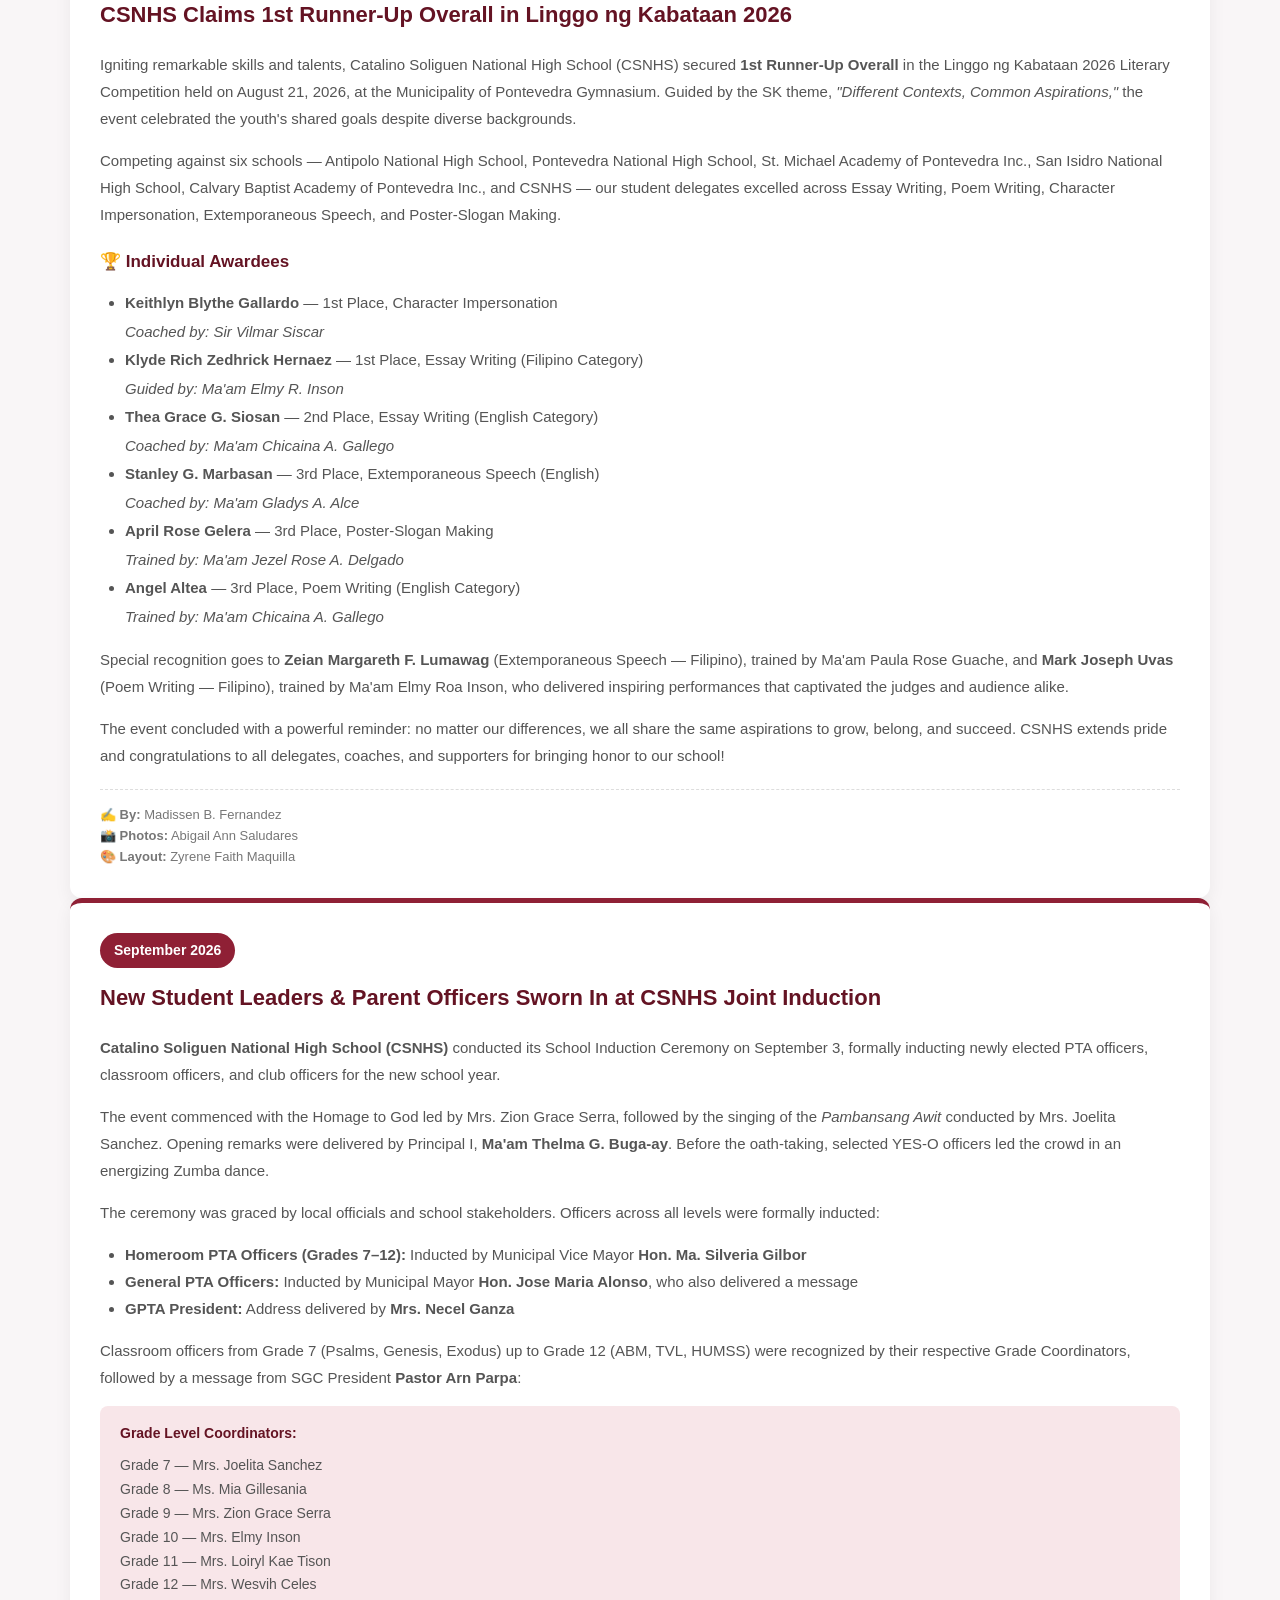
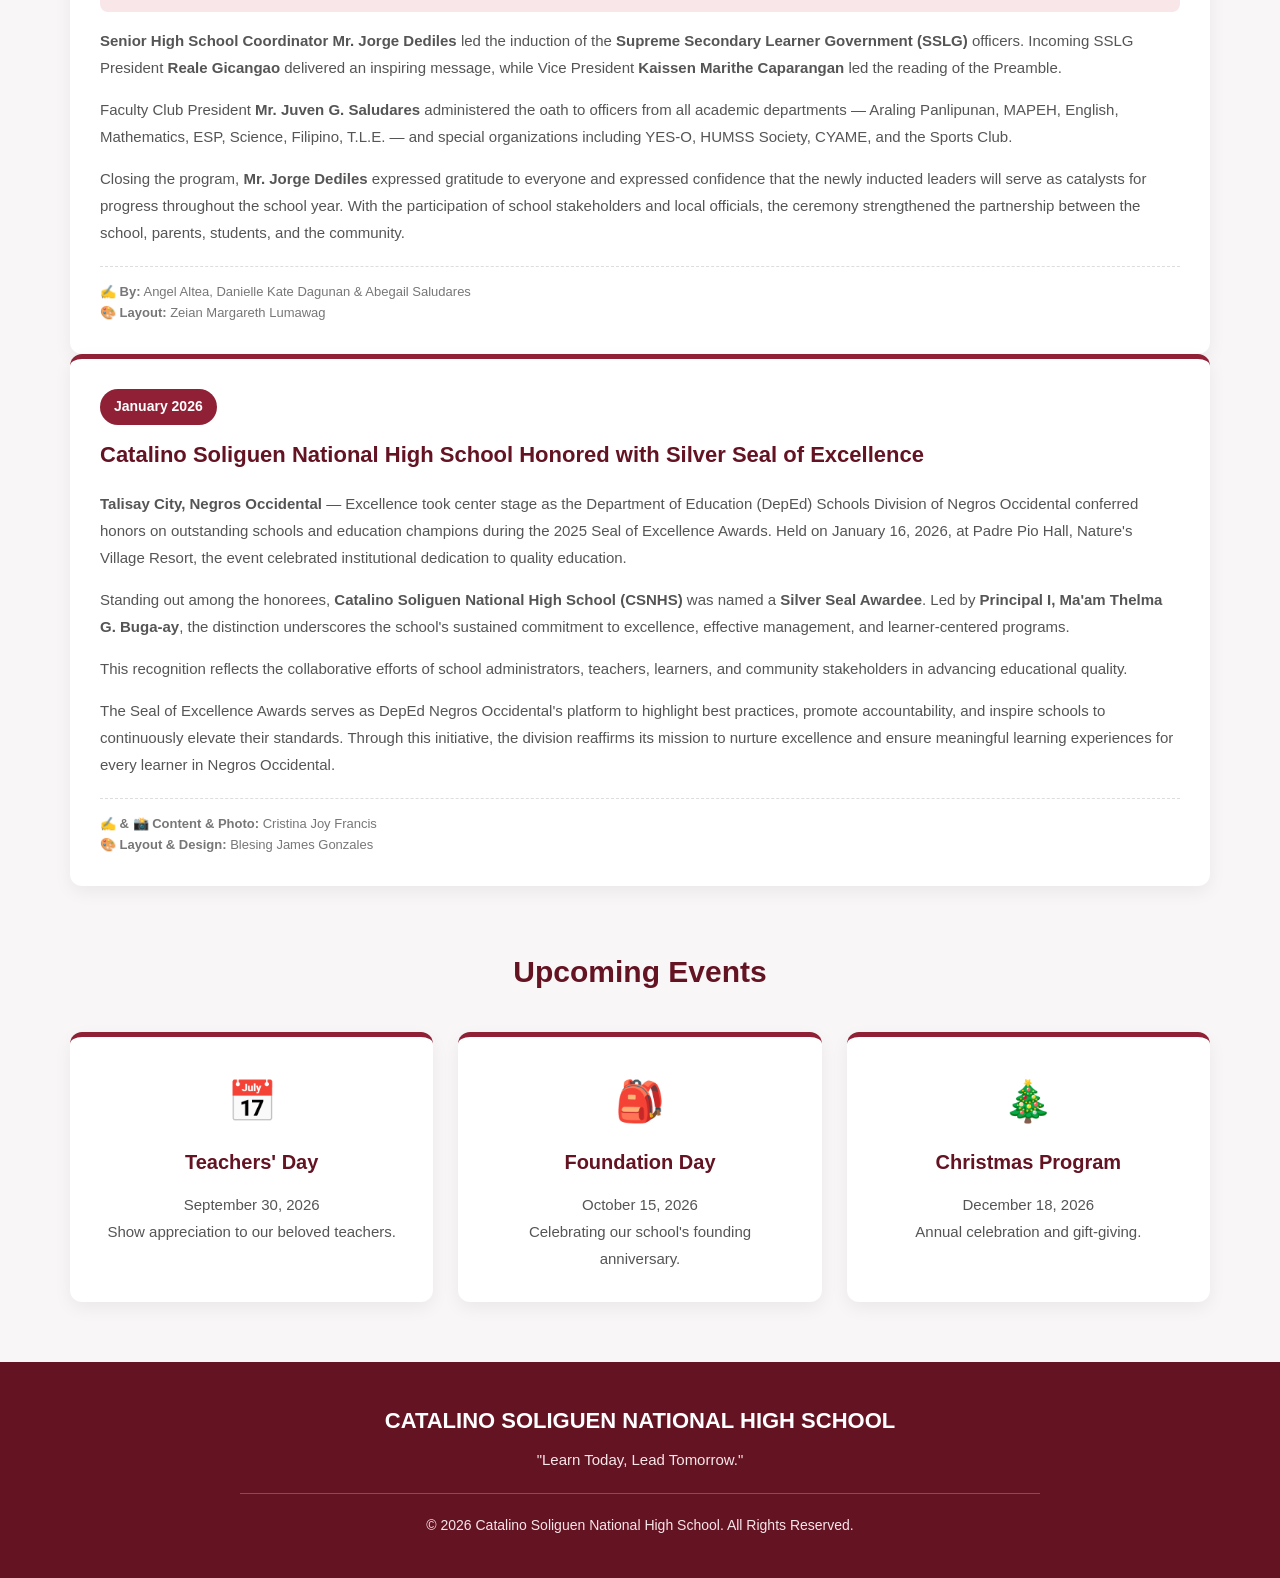
<file: news.html>
<!DOCTYPE html>
<html>
<head>
    <title>News & Updates - Catalino Soliguen National High School</title>
    <link rel="stylesheet" href="style4.css">
</head>
<body>
<div class="top-bar">
    <span>SECONDARY SCHOOL</span>
    <span class="top-links">
        <a href="#">School Information</a> | <a href="#">Departments</a> | <a href="#">Virtual Tour</a>
    </span>
</div>
<header>
    <div class="logo">
        <img src="mylogo.jpg" alt="School Logo">
        <div class="logo-text">CATALINO SOLIGUEN<br>NATIONAL HIGH SCHOOL</div>
    </div>
    <nav>
        <a href="index.html">HOME</a>
        <a href="about.html">ABOUT</a>
        <a href="academics.html">ACADEMICS</a>
        <a href="students.html">STUDENTS</a>
        <a href="news.html" class="active">NEWS</a>
        <a href="gallery.html">GALLERY</a>
        <a href="contact.html">CONTACT</a>
    </nav>
</header>
<section class="page-banner">
    <h1>NEWS & UPDATES</h1>
    <p>Stay informed with the latest happenings at our school</p>
</section>
<section class="page-container">
    <h2 style="text-align:center; color:#641323; font-size:30px; margin-bottom:35px;">Latest Announcements</h2>

    <!-- ===================================================== -->
    <!-- NEWS 1: STUDENT ATHLETE GOLD MEDAL (NEWEST) -->
    <!-- ===================================================== -->
    <div class="card">
        <span class="news-date" style="display:inline-block; background:#8f2035; color:#fff; padding:6px 14px; border-radius:20px; font-size:14px; font-weight:600; margin-bottom:15px;">August 2026</span>
        
        <h3 style="color:#641323; font-size:22px; margin-bottom:20px; line-height:1.4;">
            Student Athlete Recognised for Gold Medal Victory in National Competition
        </h3>
        
        <p style="color:#555; font-size:15px; line-height:1.8; margin-bottom:15px;">
            On August 17, 2026, young athlete <strong>Brylle Andrei B. Gicangao</strong> was recognised and received a certificate from school Principal <strong>Ma'am Thelma G. Buga-ay</strong>, his coach <strong>Ma'am Jestine P. Magbanua</strong>, and Sports Coordinator <strong>Sir Juven G. Saludares</strong>, on behalf of Catalino Soliguen National High School — after winning the gold medal in the <strong>National Interschool Short Course Swimming Competition</strong> held at the University of Saint La Salle, Bacolod.
        </p>
        
        <p style="color:#555; font-size:15px; line-height:1.8; margin-bottom:15px;">
            Through hard work, determination, and months of rigorous training, Brylle secured <strong>1st Place</strong> out of 38 competing swimmers. He expressed his gratitude to his coach, family, and friends for their unwavering support throughout his journey.
        </p>
        
        <p style="color:#555; font-size:15px; line-height:1.8; margin-bottom:10px;">
            His outstanding victory serves as an inspiration to other young athletes — a reminder to work hard, stay focused, and never give up on their goals.
        </p>
    </div>

    <!-- ===================================================== -->
    <!-- NEWS 2: COAST WATCHER SCOUTS INVESTITURE -->
    <!-- ===================================================== -->
    <div class="card">
        <span class="news-date" style="display:inline-block; background:#8f2035; color:#fff; padding:6px 14px; border-radius:20px; font-size:14px; font-weight:600; margin-bottom:15px;">September 2026</span>
        
        <h3 style="color:#641323; font-size:22px; margin-bottom:20px; line-height:1.4;">
            Coast Watcher Scouts Holds Meaningful Investiture Ceremony at CSNHS
        </h3>

        <div class="gallery-grid" style="margin-top:15px;">
            <div class="gallery-item"><img src="19.png" alt="Investiture Ceremony"></div>
            <div class="gallery-item"><img src="20.png" alt="Scouts"></div>
            <div class="gallery-item"><img src="21.png" alt="Scouting Activity"></div>
            <div class="gallery-item"><img src="22.png" alt="Scout Ceremony"></div>
            <div class="gallery-item"><img src="23.png" alt="Coast Watcher Scouts"></div>
            <div class="gallery-item"><img src="24.png" alt="Scouts Group Photo"></div>
        </div>
    </div>

    <!-- ===================================================== -->
    <!-- NEWS 3: LINGGO NG KABATAAN 2026 (SHORTENED TITLE) -->
    <!-- ===================================================== -->
    <div class="card">
        <span class="news-date" style="display:inline-block; background:#8f2035; color:#fff; padding:6px 14px; border-radius:20px; font-size:14px; font-weight:600; margin-bottom:15px;">August 2026</span>
        
        <h3 style="color:#641323; font-size:22px; margin-bottom:20px; line-height:1.4;">
            CSNHS Claims 1st Runner-Up Overall in Linggo ng Kabataan 2026
        </h3>
        
        <p style="color:#555; font-size:15px; line-height:1.8; margin-bottom:15px;">
            Igniting remarkable skills and talents, Catalino Soliguen National High School (CSNHS) secured <strong>1st Runner-Up Overall</strong> in the Linggo ng Kabataan 2026 Literary Competition held on August 21, 2026, at the Municipality of Pontevedra Gymnasium. Guided by the SK theme, <em>"Different Contexts, Common Aspirations,"</em> the event celebrated the youth's shared goals despite diverse backgrounds.
        </p>
        
        <p style="color:#555; font-size:15px; line-height:1.8; margin-bottom:15px;">
            Competing against six schools — Antipolo National High School, Pontevedra National High School, St. Michael Academy of Pontevedra Inc., San Isidro National High School, Calvary Baptist Academy of Pontevedra Inc., and CSNHS — our student delegates excelled across Essay Writing, Poem Writing, Character Impersonation, Extemporaneous Speech, and Poster-Slogan Making.
        </p>
        
        <h4 style="color:#641323; font-size:17px; margin:20px 0 12px;">🏆 Individual Awardees</h4>
        
        <ul style="color:#555; font-size:15px; line-height:1.9; margin:0 0 15px 25px; padding:0;">
            <li><strong>Keithlyn Blythe Gallardo</strong> — 1st Place, Character Impersonation<br><em>Coached by: Sir Vilmar Siscar</em></li>
            <li><strong>Klyde Rich Zedhrick Hernaez</strong> — 1st Place, Essay Writing (Filipino Category)<br><em>Guided by: Ma'am Elmy R. Inson</em></li>
            <li><strong>Thea Grace G. Siosan</strong> — 2nd Place, Essay Writing (English Category)<br><em>Coached by: Ma'am Chicaina A. Gallego</em></li>
            <li><strong>Stanley G. Marbasan</strong> — 3rd Place, Extemporaneous Speech (English)<br><em>Coached by: Ma'am Gladys A. Alce</em></li>
            <li><strong>April Rose Gelera</strong> — 3rd Place, Poster-Slogan Making<br><em>Trained by: Ma'am Jezel Rose A. Delgado</em></li>
            <li><strong>Angel Altea</strong> — 3rd Place, Poem Writing (English Category)<br><em>Trained by: Ma'am Chicaina A. Gallego</em></li>
        </ul>
        
        <p style="color:#555; font-size:15px; line-height:1.8; margin-bottom:15px;">
            Special recognition goes to <strong>Zeian Margareth F. Lumawag</strong> (Extemporaneous Speech — Filipino), trained by Ma'am Paula Rose Guache, and <strong>Mark Joseph Uvas</strong> (Poem Writing — Filipino), trained by Ma'am Elmy Roa Inson, who delivered inspiring performances that captivated the judges and audience alike.
        </p>
        
        <p style="color:#555; font-size:15px; line-height:1.8; margin-bottom:20px;">
            The event concluded with a powerful reminder: no matter our differences, we all share the same aspirations to grow, belong, and succeed. CSNHS extends pride and congratulations to all delegates, coaches, and supporters for bringing honor to our school!
        </p>
        
        <div style="border-top:1px dashed #ddd; padding-top:15px; margin-top:10px;">
            <p style="color:#777; font-size:13px; margin:0; line-height:1.6;">
                <strong>✍️ By:</strong> Madissen B. Fernandez<br>
                <strong>📸 Photos:</strong> Abigail Ann Saludares<br>
                <strong>🎨 Layout:</strong> Zyrene Faith Maquilla
            </p>
        </div>
    </div>

    <!-- ===================================================== -->
    <!-- NEWS 4: INDUCTION CEREMONY -->
    <!-- ===================================================== -->
    <div class="card">
        <span class="news-date" style="display:inline-block; background:#8f2035; color:#fff; padding:6px 14px; border-radius:20px; font-size:14px; font-weight:600; margin-bottom:15px;">September 2026</span>
        
        <h3 style="color:#641323; font-size:22px; margin-bottom:20px; line-height:1.4;">
            New Student Leaders & Parent Officers Sworn In at CSNHS Joint Induction
        </h3>
        
        <p style="color:#555; font-size:15px; line-height:1.8; margin-bottom:15px;">
            <strong>Catalino Soliguen National High School (CSNHS)</strong> conducted its School Induction Ceremony on September 3, formally inducting newly elected PTA officers, classroom officers, and club officers for the new school year.
        </p>
        
        <p style="color:#555; font-size:15px; line-height:1.8; margin-bottom:15px;">
            The event commenced with the Homage to God led by Mrs. Zion Grace Serra, followed by the singing of the <em>Pambansang Awit</em> conducted by Mrs. Joelita Sanchez. Opening remarks were delivered by Principal I, <strong>Ma'am Thelma G. Buga-ay</strong>. Before the oath-taking, selected YES-O officers led the crowd in an energizing Zumba dance.
        </p>
        
        <p style="color:#555; font-size:15px; line-height:1.8; margin-bottom:15px;">
            The ceremony was graced by local officials and school stakeholders. Officers across all levels were formally inducted:
        </p>
        
        <ul style="color:#555; font-size:15px; line-height:1.8; margin:0 0 15px 25px; padding:0;">
            <li><strong>Homeroom PTA Officers (Grades 7–12):</strong> Inducted by Municipal Vice Mayor <strong>Hon. Ma. Silveria Gilbor</strong></li>
            <li><strong>General PTA Officers:</strong> Inducted by Municipal Mayor <strong>Hon. Jose Maria Alonso</strong>, who also delivered a message</li>
            <li><strong>GPTA President:</strong> Address delivered by <strong>Mrs. Necel Ganza</strong></li>
        </ul>
        
        <p style="color:#555; font-size:15px; line-height:1.8; margin-bottom:15px;">
            Classroom officers from Grade 7 (Psalms, Genesis, Exodus) up to Grade 12 (ABM, TVL, HUMSS) were recognized by their respective Grade Coordinators, followed by a message from SGC President <strong>Pastor Arn Parpa</strong>:
        </p>
        
        <div style="background:#f8e6e9; padding:15px 20px; border-radius:8px; margin-bottom:15px;">
            <p style="color:#641323; font-size:14px; font-weight:600; margin:0 0 8px 0;">Grade Level Coordinators:</p>
            <p style="color:#555; font-size:14px; line-height:1.7; margin:0;">
                Grade 7 — Mrs. Joelita Sanchez<br>
                Grade 8 — Ms. Mia Gillesania<br>
                Grade 9 — Mrs. Zion Grace Serra<br>
                Grade 10 — Mrs. Elmy Inson<br>
                Grade 11 — Mrs. Loiryl Kae Tison<br>
                Grade 12 — Mrs. Wesvih Celes
            </p>
        </div>
        
        <p style="color:#555; font-size:15px; line-height:1.8; margin-bottom:15px;">
            <strong>Senior High School Coordinator Mr. Jorge Dediles</strong> led the induction of the <strong>Supreme Secondary Learner Government (SSLG)</strong> officers. Incoming SSLG President <strong>Reale Gicangao</strong> delivered an inspiring message, while Vice President <strong>Kaissen Marithe Caparangan</strong> led the reading of the Preamble.
        </p>
        
        <p style="color:#555; font-size:15px; line-height:1.8; margin-bottom:15px;">
            Faculty Club President <strong>Mr. Juven G. Saludares</strong> administered the oath to officers from all academic departments — Araling Panlipunan, MAPEH, English, Mathematics, ESP, Science, Filipino, T.L.E. — and special organizations including YES-O, HUMSS Society, CYAME, and the Sports Club.
        </p>
        
        <p style="color:#555; font-size:15px; line-height:1.8; margin-bottom:20px;">
            Closing the program, <strong>Mr. Jorge Dediles</strong> expressed gratitude to everyone and expressed confidence that the newly inducted leaders will serve as catalysts for progress throughout the school year. With the participation of school stakeholders and local officials, the ceremony strengthened the partnership between the school, parents, students, and the community.
        </p>
        
        <div style="border-top:1px dashed #ddd; padding-top:15px; margin-top:10px;">
            <p style="color:#777; font-size:13px; margin:0; line-height:1.6;">
                <strong>✍️ By:</strong> Angel Altea, Danielle Kate Dagunan & Abegail Saludares<br>
                <strong>🎨 Layout:</strong> Zeian Margareth Lumawag
            </p>
        </div>
    </div>

    <!-- ===================================================== -->
    <!-- NEWS 5: SILVER SEAL AWARD -->
    <!-- ===================================================== -->
    <div class="card">
        <span class="news-date" style="display:inline-block; background:#8f2035; color:#fff; padding:6px 14px; border-radius:20px; font-size:14px; font-weight:600; margin-bottom:15px;">January 2026</span>
        
        <h3 style="color:#641323; font-size:22px; margin-bottom:20px; line-height:1.4;">
            Catalino Soliguen National High School Honored with Silver Seal of Excellence
        </h3>
        
        <p style="color:#555; font-size:15px; line-height:1.8; margin-bottom:15px;">
            <strong>Talisay City, Negros Occidental</strong> — Excellence took center stage as the Department of Education (DepEd) Schools Division of Negros Occidental conferred honors on outstanding schools and education champions during the 2025 Seal of Excellence Awards. Held on January 16, 2026, at Padre Pio Hall, Nature's Village Resort, the event celebrated institutional dedication to quality education.
        </p>
        
        <p style="color:#555; font-size:15px; line-height:1.8; margin-bottom:15px;">
            Standing out among the honorees, <strong>Catalino Soliguen National High School (CSNHS)</strong> was named a <strong>Silver Seal Awardee</strong>. Led by <strong>Principal I, Ma'am Thelma G. Buga-ay</strong>, the distinction underscores the school's sustained commitment to excellence, effective management, and learner-centered programs.
        </p>
        
        <p style="color:#555; font-size:15px; line-height:1.8; margin-bottom:15px;">
            This recognition reflects the collaborative efforts of school administrators, teachers, learners, and community stakeholders in advancing educational quality.
        </p>
        
        <p style="color:#555; font-size:15px; line-height:1.8; margin-bottom:20px;">
            The Seal of Excellence Awards serves as DepEd Negros Occidental's platform to highlight best practices, promote accountability, and inspire schools to continuously elevate their standards. Through this initiative, the division reaffirms its mission to nurture excellence and ensure meaningful learning experiences for every learner in Negros Occidental.
        </p>
        
        <div style="border-top:1px dashed #ddd; padding-top:15px; margin-top:10px;">
            <p style="color:#777; font-size:13px; margin:0; line-height:1.6;">
                <strong>✍️ & 📸 Content & Photo:</strong> Cristina Joy Francis<br>
                <strong>🎨 Layout & Design:</strong> Blesing James Gonzales
            </p>
        </div>
    </div>

</section>

<!-- UPCOMING EVENTS SECTION -->
<section class="page-container" style="padding-top:0;">
    <h2 style="text-align:center; color:#641323; font-size:30px; margin-bottom:35px;">Upcoming Events</h2>
    <div class="grid-3">
        <div class="card" style="text-align:center;">
            <div style="font-size:40px; margin-bottom:10px;">📅</div>
            <h3>Teachers' Day</h3>
            <p>September 30, 2026<br>Show appreciation to our beloved teachers.</p>
        </div>
        <div class="card" style="text-align:center;">
            <div style="font-size:40px; margin-bottom:10px;">🎒</div>
            <h3>Foundation Day</h3>
            <p>October 15, 2026<br>Celebrating our school's founding anniversary.</p>
        </div>
        <div class="card" style="text-align:center;">
            <div style="font-size:40px; margin-bottom:10px;">🎄</div>
            <h3>Christmas Program</h3>
            <p>December 18, 2026<br>Annual celebration and gift-giving.</p>
        </div>
    </div>
</section>

<footer>
    <h2>CATALINO SOLIGUEN NATIONAL HIGH SCHOOL</h2>
    <p>"Learn Today, Lead Tomorrow."</p>
    <hr>
    <p class="copyright">© 2026 Catalino Soliguen National High School. All Rights Reserved.</p>
</footer>
</body>
</html>
</file>
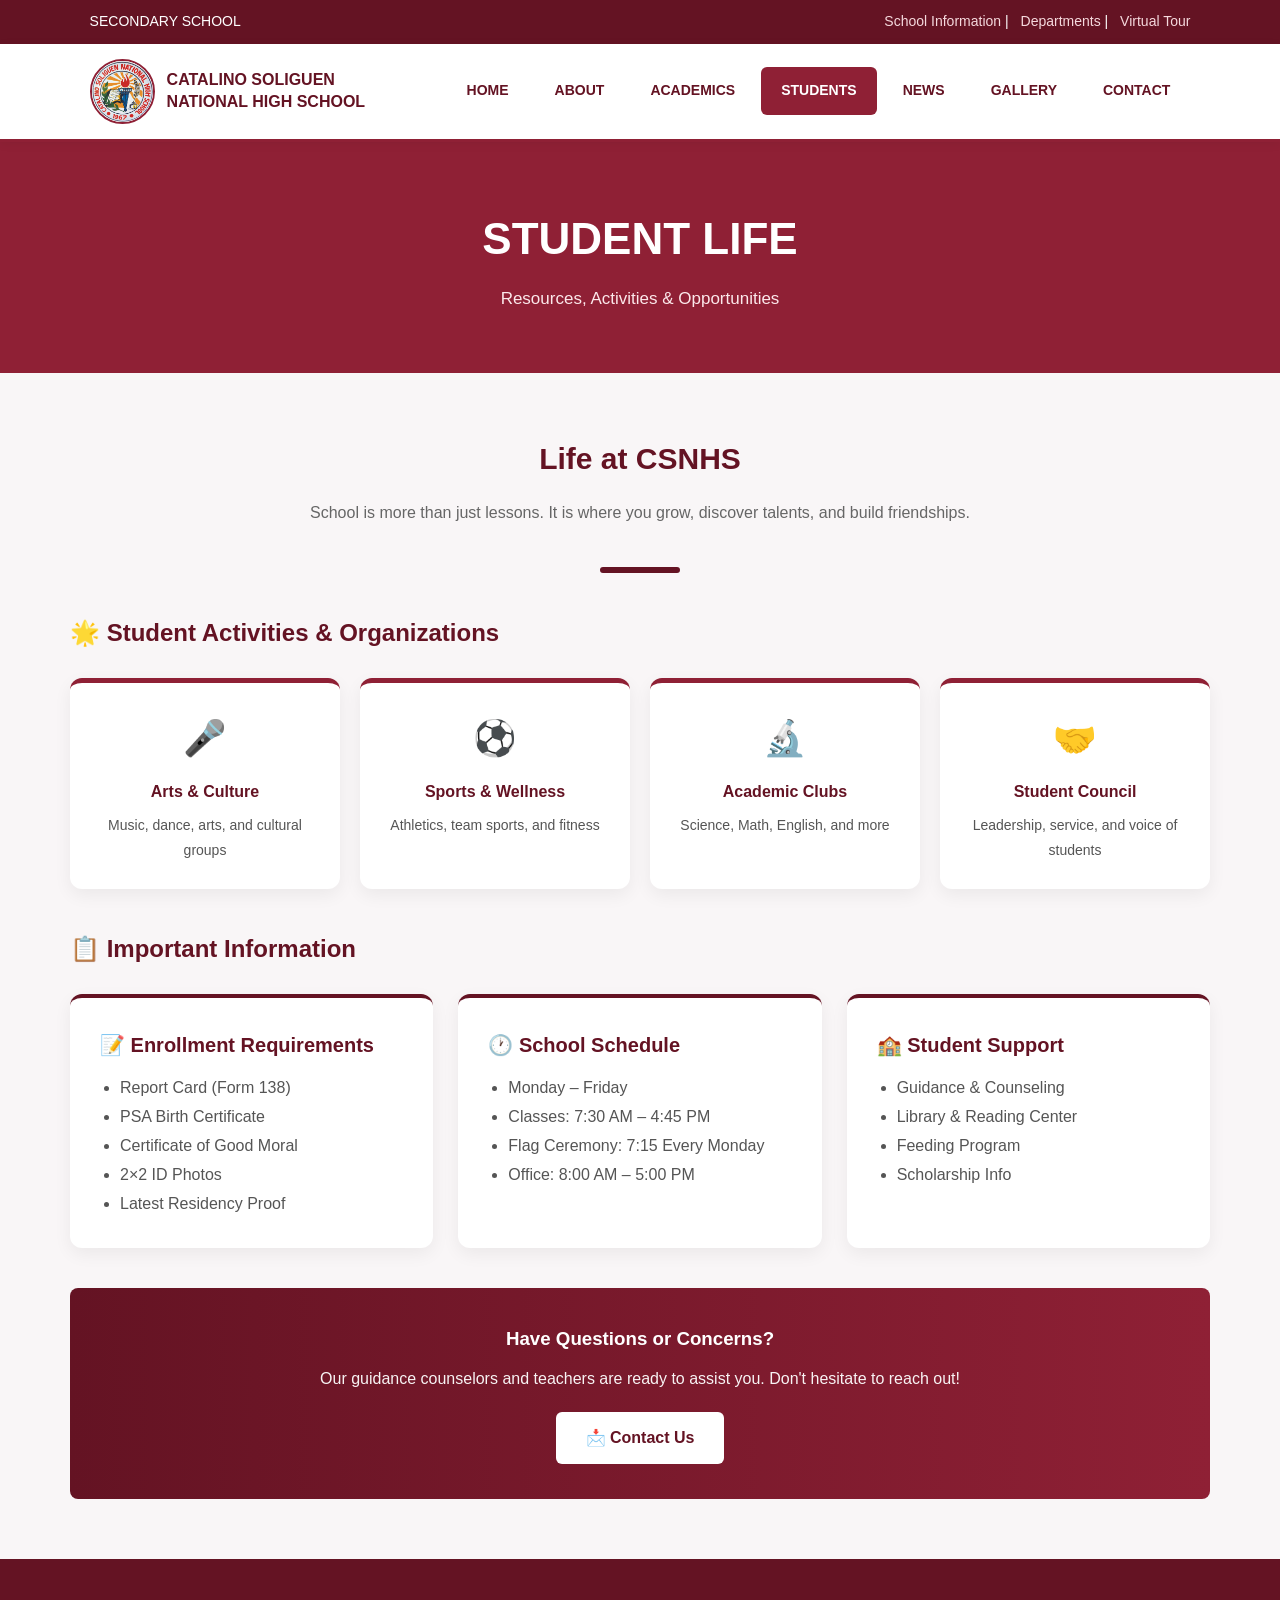
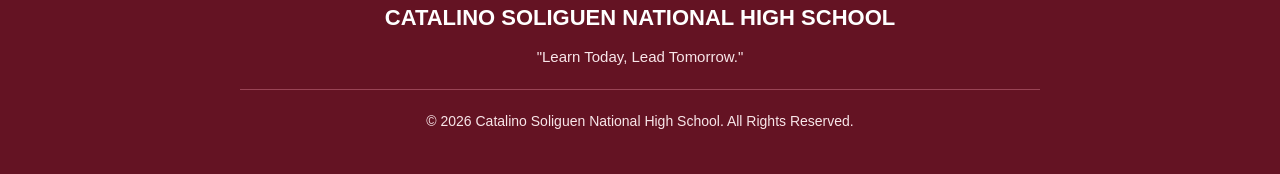
<file: students.html>
<!DOCTYPE html>
<html>
<head>
    <title>Students - Catalino Soliguen National High School</title>
    <link rel="stylesheet" href="style4.css">
</head>
<body>
<div class="top-bar">
    <span>SECONDARY SCHOOL</span>
    <span class="top-links">
        <a href="#">School Information</a> | <a href="#">Departments</a> | <a href="#">Virtual Tour</a>
    </span>
</div>
<header>
    <div class="logo">
        <img src="mylogo.jpg" alt="School Logo">
        <div class="logo-text">CATALINO SOLIGUEN<br>NATIONAL HIGH SCHOOL</div>
    </div>
    <nav>
        <a href="index.html">HOME</a>
        <a href="about.html">ABOUT</a>
        <a href="academics.html">ACADEMICS</a>
        <a href="students.html" class="active">STUDENTS</a>
        <a href="news.html">NEWS</a>
        <a href="gallery.html">GALLERY</a>
        <a href="contact.html">CONTACT</a>
    </nav>
</header>
<section class="page-banner">
    <h1>STUDENT LIFE</h1>
    <p>Resources, Activities & Opportunities</p>
</section>
<section class="page-container">

    <h2 style="text-align:center; color:#641323; font-size:30px; margin-bottom:15px;">Life at CSNHS</h2>
    <p style="text-align:center; color:#666; font-size:16px; max-width:750px; margin:0 auto 40px;">
        School is more than just lessons. It is where you grow, discover talents, and build friendships.
    </p>
    <hr style="width:80px; border:3px solid #641323; margin:0 auto 40px; border-radius:3px;">

    <h2 style="color:#641323; font-size:24px; margin-bottom:25px;">🌟 Student Activities & Organizations</h2>
    <div style="display:grid; grid-template-columns:repeat(4, 1fr); gap:20px; margin-bottom:40px;">
        <div class="card" style="text-align:center; padding:25px 15px;"><div style="font-size:35px; margin-bottom:10px;">🎤</div><h4 style="color:#641323; margin:0 0 8px 0;">Arts & Culture</h4><p style="font-size:14px; color:#555;">Music, dance, arts, and cultural groups</p></div>
        <div class="card" style="text-align:center; padding:25px 15px;"><div style="font-size:35px; margin-bottom:10px;">⚽</div><h4 style="color:#641323; margin:0 0 8px 0;">Sports & Wellness</h4><p style="font-size:14px; color:#555;">Athletics, team sports, and fitness</p></div>
        <div class="card" style="text-align:center; padding:25px 15px;"><div style="font-size:35px; margin-bottom:10px;">🔬</div><h4 style="color:#641323; margin:0 0 8px 0;">Academic Clubs</h4><p style="font-size:14px; color:#555;">Science, Math, English, and more</p></div>
        <div class="card" style="text-align:center; padding:25px 15px;"><div style="font-size:35px; margin-bottom:10px;">🤝</div><h4 style="color:#641323; margin:0 0 8px 0;">Student Council</h4><p style="font-size:14px; color:#555;">Leadership, service, and voice of students</p></div>
    </div>

    <h2 style="color:#641323; font-size:24px; margin-bottom:25px;">📋 Important Information</h2>
    <div style="display:grid; grid-template-columns:repeat(3, 1fr); gap:25px; margin-bottom:40px;">
        <div class="card" style="border-top:4px solid #641323;">
            <h3 style="color:#641323; margin-top:0;">📝 Enrollment Requirements</h3>
            <ul style="color:#555; line-height:1.8; padding-left:20px; margin:0;">
                <li>Report Card (Form 138)</li>
                <li>PSA Birth Certificate</li>
                <li>Certificate of Good Moral</li>
                <li>2×2 ID Photos</li>
                <li>Latest Residency Proof</li>
            </ul>
        </div>
        <div class="card" style="border-top:4px solid #641323;">
            <h3 style="color:#641323; margin-top:0;">🕐 School Schedule</h3>
            <ul style="color:#555; line-height:1.8; padding-left:20px; margin:0;">
                <li>Monday – Friday</li>
                <li>Classes: 7:30 AM – 4:45 PM</li>
                <li>Flag Ceremony: 7:15 Every Monday</li>
                <li>Office: 8:00 AM – 5:00 PM</li>
            </ul>
        </div>
        <div class="card" style="border-top:4px solid #641323;">
            <h3 style="color:#641323; margin-top:0;">🏫 Student Support</h3>
            <ul style="color:#555; line-height:1.8; padding-left:20px; margin:0;">
                <li>Guidance & Counseling</li>
                <li>Library & Reading Center</li>
                <li>Feeding Program</li>
                <li>Scholarship Info</li>
            </ul>
        </div>
    </div>

    <div style="background:linear-gradient(to right, #641323, #8f2035); color:#fff; padding:35px; border-radius:8px; text-align:center;">
        <h3 style="margin:0 0 10px 0;">Have Questions or Concerns?</h3>
        <p style="margin:0 0 20px 0; opacity:0.95;">Our guidance counselors and teachers are ready to assist you. Don't hesitate to reach out!</p>
        <a href="contact.html" style="display:inline-block; padding:12px 30px; background:#fff; color:#641323; border-radius:6px; font-weight:bold; text-decoration:none;">📩 Contact Us</a>
    </div>

</section>

<footer>
    <h2>CATALINO SOLIGUEN NATIONAL HIGH SCHOOL</h2>
    <p>"Learn Today, Lead Tomorrow."</p>
    <hr>
    <p class="copyright">© 2026 Catalino Soliguen National High School. All Rights Reserved.</p>
</footer>
</body>
</html>
</file>
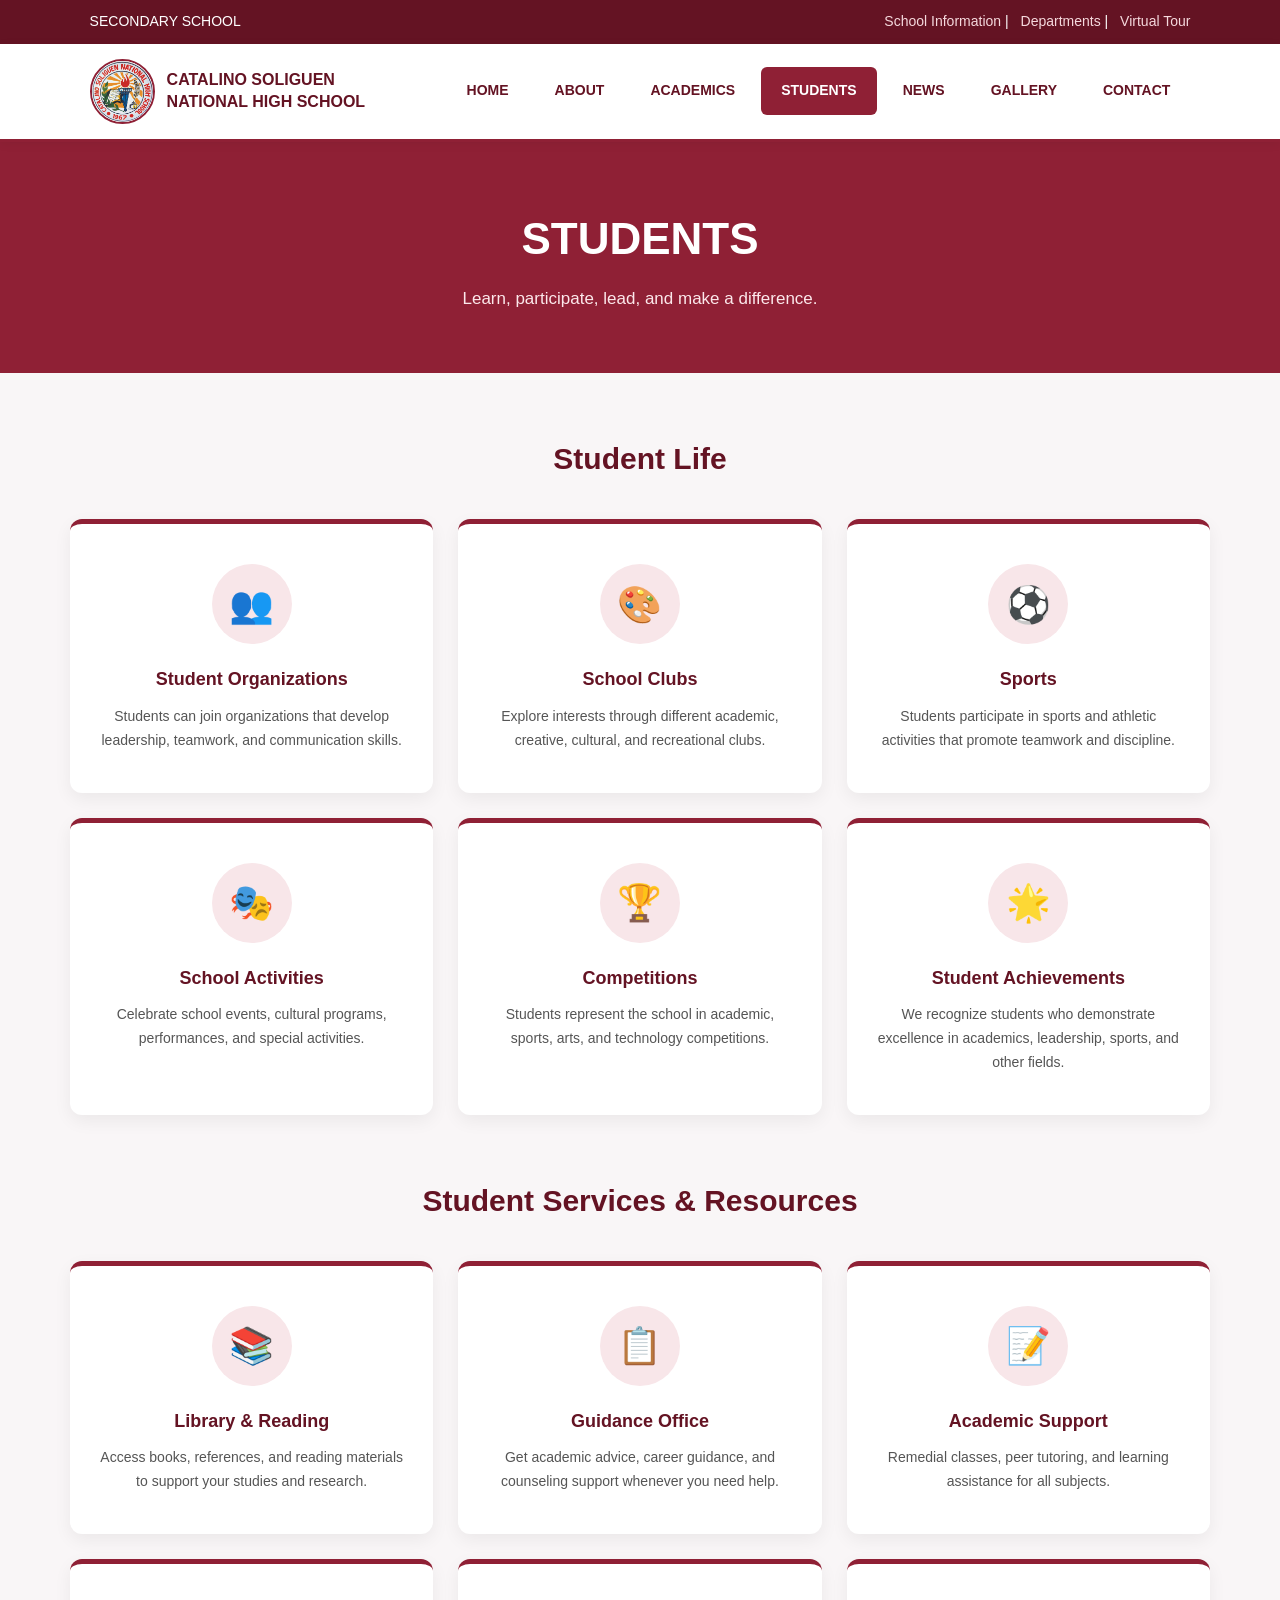
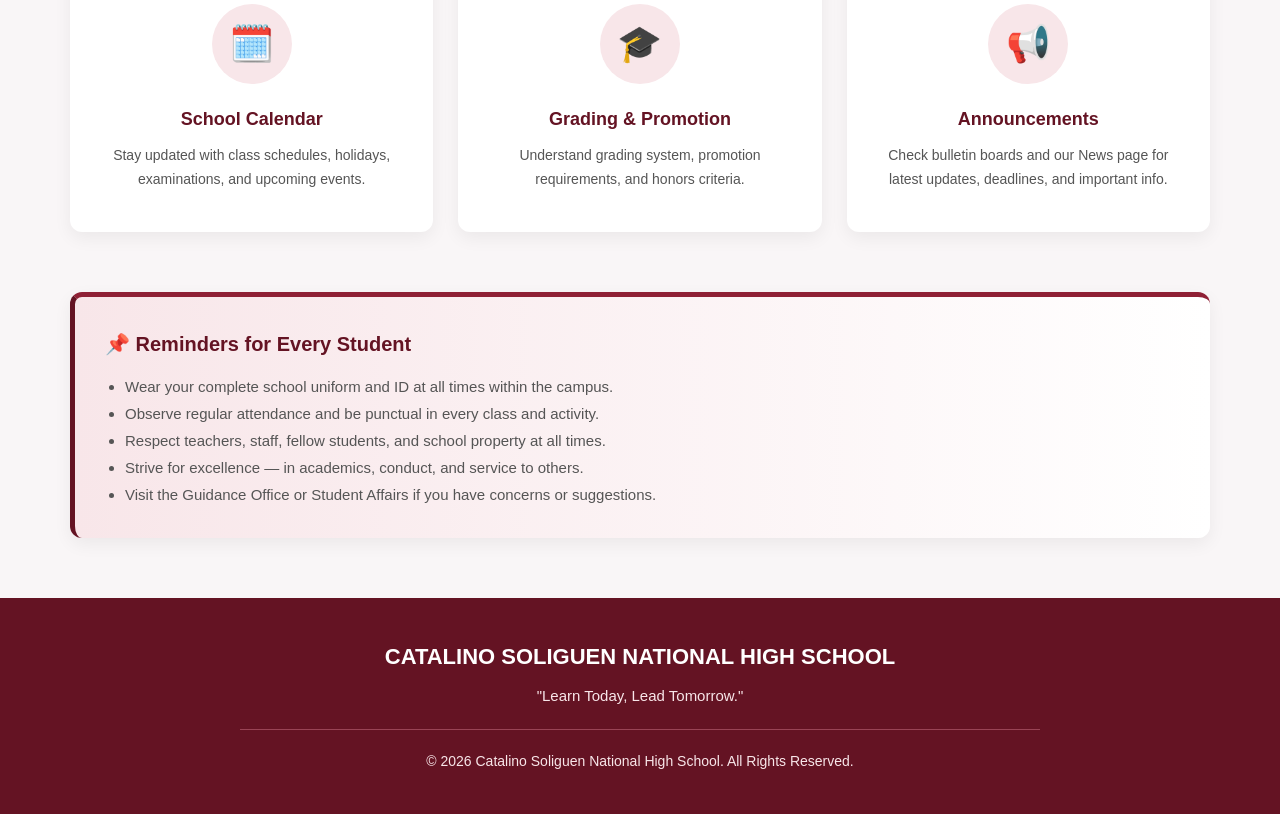
<file: Students.html>
<!DOCTYPE html>
<html>
<head>
    <title>Students - Catalino Soliguen National High School</title>
    <link rel="stylesheet" href="style4.css">
</head>
<body>
<div class="top-bar">
    <span>SECONDARY SCHOOL</span>
    <span class="top-links">
        <a href="#">School Information</a> | <a href="#">Departments</a> | <a href="#">Virtual Tour</a>
    </span>
</div>
<header>
    <div class="logo">
        <img src="mylogo.JPG" alt="School Logo">
        <div class="logo-text">CATALINO SOLIGUEN<br>NATIONAL HIGH SCHOOL</div>
    </div>
    <nav>
        <a href="index.html">HOME</a>
        <a href="about.html">ABOUT</a>
        <a href="academics.html">ACADEMICS</a>
        <a href="students.html" class="active">STUDENTS</a>
        <a href="news.html">NEWS</a>
        <a href="gallery.html">GALLERY</a>
        <a href="contact.html">CONTACT</a>
    </nav>
</header>
<section class="page-banner">
    <h1>STUDENTS</h1>
    <p>Learn, participate, lead, and make a difference.</p>
</section>
<section class="page-container">
    <h2 style="text-align:center; color:#641323; font-size:30px; margin-bottom:35px;">Student Life</h2>
    <div class="grid-3">
        <div class="program-card">
            <div class="program-icon">👥</div>
            <h3>Student Organizations</h3>
            <p>Students can join organizations that develop leadership, teamwork, and communication skills.</p>
        </div>
        <div class="program-card">
            <div class="program-icon">🎨</div>
            <h3>School Clubs</h3>
            <p>Explore interests through different academic, creative, cultural, and recreational clubs.</p>
        </div>
        <div class="program-card">
            <div class="program-icon">⚽</div>
            <h3>Sports</h3>
            <p>Students participate in sports and athletic activities that promote teamwork and discipline.</p>
        </div>
        <div class="program-card">
            <div class="program-icon">🎭</div>
            <h3>School Activities</h3>
            <p>Celebrate school events, cultural programs, performances, and special activities.</p>
        </div>
        <div class="program-card">
            <div class="program-icon">🏆</div>
            <h3>Competitions</h3>
            <p>Students represent the school in academic, sports, arts, and technology competitions.</p>
        </div>
        <div class="program-card">
            <div class="program-icon">🌟</div>
            <h3>Student Achievements</h3>
            <p>We recognize students who demonstrate excellence in academics, leadership, sports, and other fields.</p>
        </div>
    </div>
</section>

<!-- ✅ NEW SECTION: STUDENT SERVICES -->
<section class="page-container" style="padding-top:0;">
    <h2 style="text-align:center; color:#641323; font-size:30px; margin-bottom:35px;">Student Services & Resources</h2>
    <div class="grid-3">
        <div class="program-card">
            <div class="program-icon">📚</div>
            <h3>Library & Reading</h3>
            <p>Access books, references, and reading materials to support your studies and research.</p>
        </div>
        <div class="program-card">
            <div class="program-icon">📋</div>
            <h3>Guidance Office</h3>
            <p>Get academic advice, career guidance, and counseling support whenever you need help.</p>
        </div>
        <div class="program-card">
            <div class="program-icon">📝</div>
            <h3>Academic Support</h3>
            <p>Remedial classes, peer tutoring, and learning assistance for all subjects.</p>
        </div>
        <div class="program-card">
            <div class="program-icon">🗓️</div>
            <h3>School Calendar</h3>
            <p>Stay updated with class schedules, holidays, examinations, and upcoming events.</p>
        </div>
        <div class="program-card">
            <div class="program-icon">🎓</div>
            <h3>Grading & Promotion</h3>
            <p>Understand grading system, promotion requirements, and honors criteria.</p>
        </div>
        <div class="program-card">
            <div class="program-icon">📢</div>
            <h3>Announcements</h3>
            <p>Check bulletin boards and our News page for latest updates, deadlines, and important info.</p>
        </div>
    </div>
</section>

<!-- ✅ NEW SECTION: STUDENT CODE / REMINDER -->
<section class="page-container" style="padding-top:0;">
    <div class="card" style="background:linear-gradient(to right, #f8e6e9, #fff); border-left:5px solid #641323;">
        <h3 style="color:#641323; margin-top:0;">📌 Reminders for Every Student</h3>
        <ul style="color:#555; font-size:15px; line-height:1.8; margin-left:20px; padding:0;">
            <li>Wear your complete school uniform and ID at all times within the campus.</li>
            <li>Observe regular attendance and be punctual in every class and activity.</li>
            <li>Respect teachers, staff, fellow students, and school property at all times.</li>
            <li>Strive for excellence — in academics, conduct, and service to others.</li>
            <li>Visit the Guidance Office or Student Affairs if you have concerns or suggestions.</li>
        </ul>
    </div>
</section>

<footer>
    <h2>CATALINO SOLIGUEN NATIONAL HIGH SCHOOL</h2>
    <p>"Learn Today, Lead Tomorrow."</p>
    <hr>
    <p class="copyright">© 2026 Catalino Soliguen National High School. All Rights Reserved.</p>
</footer>
</body>
</html>
</file>
<file: style4.css>
/* ==========================================
   CATALINO SOLIGUEN NATIONAL HIGH SCHOOL
   PROFESSIONAL WEBSITE STYLES
   ========================================== */

/* ------------------------------------------
   1. GLOBAL RESETS & BASE STYLES
   ------------------------------------------ */
* {
    margin: 0;
    padding: 0;
    box-sizing: border-box;
}

html {
    scroll-behavior: smooth;
}

body {
    font-family: 'Segoe UI', Roboto, Arial, sans-serif;
    background: #f9f6f7;
    color: #333;
    line-height: 1.7;
}

a {
    text-decoration: none;
}

img {
    max-width: 100%;
    height: auto;
}

/* ------------------------------------------
   2. TOP BAR
   ------------------------------------------ */
.top-bar {
    background: #641323;
    color: #fff;
    padding: 10px 7%;
    display: flex;
    justify-content: space-between;
    align-items: center;
    font-size: 14px;
}

.top-links a {
    color: #f5d9dd;
    margin-left: 8px;
}

.top-links a:hover {
    color: #fff;
    text-decoration: underline;
}

/* ------------------------------------------
   3. HEADER & LOGO
   ------------------------------------------ */
header {
    background: #fff;
    padding: 15px 7%;
    display: flex;
    justify-content: space-between;
    align-items: center;
    border-bottom: 3px solid #8f2035;
    box-shadow: 0 2px 10px rgba(0,0,0,0.06);
    position: sticky;
    top: 0;
    z-index: 100;
}

.logo {
    display: flex;
    align-items: center;
    gap: 12px;
}

.logo img {
    width: 65px;
    height: 65px;
    border-radius: 50%;
    border: 2px solid #8f2035;
    object-fit: cover;
}

.logo-text {
    color: #641323;
    font-size: 16px;
    font-weight: 700;
    line-height: 1.4;
}

/* ------------------------------------------
   4. NAVIGATION — UNIFORM BUTTONS
   ------------------------------------------ */
nav {
    display: flex;
    gap: 6px;
    flex-wrap: wrap;
}

nav a {
    padding: 12px 20px;
    font-size: 14px;
    font-weight: 600;
    color: #641323;
    border-radius: 6px;
    transition: all 0.25s ease;
    white-space: nowrap;
}

nav a:hover {
    background: #f8e6e9;
    color: #641323;
}

nav a.active {
    background: #8f2035;
    color: #fff;
}

nav a.active:hover {
    background: #641323;
}

/* ------------------------------------------
   5. HOME HERO SECTION
   ------------------------------------------ */
.hero {
    background: linear-gradient(rgba(75, 8, 23, 0.78), rgba(75, 8, 23, 0.78)), url("school.jpg");
    background-size: cover;
    background-position: center;
    padding: 100px 7%;
    min-height: 600px;
    display: flex;
    align-items: center;
    justify-content: center;
    text-align: center;
    color: #fff;
}

.hero-content {
    max-width: 900px;
}

.hero-small {
    font-size: 18px;
    letter-spacing: 4px;
    color: #fcdde1;
    margin-bottom: 12px;
}

.hero h2 {
    font-size: 48px;
    line-height: 1.2;
    margin-bottom: 25px;
}

.hero-text {
    font-size: 17px;
    color: #f8eef0;
    margin-bottom: 35px;
}

.hero-buttons a {
    display: inline-block;
    padding: 14px 32px;
    background: #fff;
    color: #8f2035;
    font-weight: 700;
    border-radius: 6px;
    transition: all 0.3s ease;
}

.hero-buttons a:hover {
    background: #f8e6e9;
    transform: translateY(-3px);
    box-shadow: 0 6px 18px rgba(0,0,0,0.15);
}

/* ------------------------------------------
   6. PAGE BANNER — ALL PAGES IDENTICAL
   ------------------------------------------ */
.page-banner {
    background: #8f2035;
    color: #fff;
    padding: 60px 20px;
    min-height: 200px;
    display: flex;
    flex-direction: column;
    justify-content: center;
    align-items: center;
    text-align: center;
}

.page-banner h1 {
    font-size: 44px;
    margin-bottom: 8px;
}

.page-banner h2 {
    font-size: 32px;
    margin-bottom: 8px;
}

.page-banner p {
    font-size: 17px;
    color: #fce8eb;
}

/* ------------------------------------------
   7. PAGE CONTENT CONTAINER
   ------------------------------------------ */
.page-container {
    max-width: 1200px;
    margin: 0 auto;
    padding: 60px 30px;
}

/* ------------------------------------------
   8. CARDS — UNIFORM STYLE
   ------------------------------------------ */
.card {
    background: #fff;
    padding: 30px;
    border-radius: 12px;
    border-top: 5px solid #8f2035;
    box-shadow: 0 6px 18px rgba(0,0,0,0.06);
    transition: transform 0.3s ease, box-shadow 0.3s ease;
}

.card:hover {
    transform: translateY(-6px);
    box-shadow: 0 12px 30px rgba(0,0,0,0.10);
}

.card h3 {
    color: #641323;
    font-size: 20px;
    margin-bottom: 12px;
}

.card h5 {
    color: #888;
    font-size: 14px;
    font-weight: 500;
    margin-bottom: 10px;
}

.card p {
    color: #555;
    font-size: 15px;
    line-height: 1.8;
}

/* ------------------------------------------
   9. GRID LAYOUTS
   ------------------------------------------ */
.grid-3 {
    display: grid;
    grid-template-columns: repeat(3, 1fr);
    gap: 25px;
}

.grid-2 {
    display: grid;
    grid-template-columns: repeat(2, 1fr);
    gap: 30px;
}

/* ------------------------------------------
   10. STUDENTS PAGE
   ------------------------------------------ */
.program-card {
    background: #fff;
    padding: 40px 25px;
    border-radius: 12px;
    text-align: center;
    border-top: 5px solid #8f2035;
    box-shadow: 0 6px 18px rgba(0,0,0,0.06);
    transition: all 0.3s ease;
}

.program-card:hover {
    transform: translateY(-8px);
    box-shadow: 0 14px 32px rgba(0,0,0,0.10);
}

.program-icon {
    width: 80px;
    height: 80px;
    background: #f8e6e9;
    border-radius: 50%;
    display: flex;
    align-items: center;
    justify-content: center;
    font-size: 36px;
    margin: 0 auto 20px;
}

.program-card h3 {
    color: #641323;
    font-size: 18px;
    margin-bottom: 10px;
}

.program-card p {
    color: #555;
    font-size: 14px;
    line-height: 1.7;
}

/* ------------------------------------------
   11. ABOUT PAGE
   ------------------------------------------ */
.about-intro {
    text-align: center;
    max-width: 800px;
    margin: 0 auto 50px;
}

.about-intro h2 {
    color: #641323;
    font-size: 32px;
    margin-bottom: 15px;
}

.about-intro p {
    font-size: 16px;
    color: #555;
    line-height: 1.8;
}

.about-card .about-icon {
    font-size: 40px;
    margin-bottom: 15px;
}

.values-section {
    text-align: center;
    margin-top: 60px;
}

.values-section h2 {
    color: #641323;
    font-size: 30px;
    margin-bottom: 25px;
}

.values {
    display: flex;
    justify-content: center;
    flex-wrap: wrap;
    gap: 12px;
}

.values span {
    background: #8f2035;
    color: #fff;
    padding: 12px 24px;
    border-radius: 30px;
    font-size: 14px;
    font-weight: 600;
    transition: all 0.25s ease;
}

.values span:hover {
    background: #641323;
    transform: translateY(-3px);
}

/* ------------------------------------------
   12. CONTACT PAGE
   ------------------------------------------ */
.contact-info h2,
.contact-form h2 {
    color: #641323;
    font-size: 24px;
    margin-bottom: 25px;
}

.contact-item {
    padding: 18px 0;
    border-bottom: 1px solid #eee;
}

.contact-item:last-child {
    border-bottom: none;
}

.contact-item strong {
    display: block;
    color: #641323;
    font-size: 16px;
    margin-bottom: 5px;
}

.contact-item p {
    color: #555;
}

.contact-form form {
    display: grid;
    grid-template-columns: 1fr 1fr;
    gap: 15px;
}

.contact-form label {
    color: #444;
    font-size: 14px;
    font-weight: 600;
}

.contact-form input,
.contact-form textarea {
    width: 100%;
    padding: 13px;
    border: 1px solid #ddd;
    border-radius: 6px;
    font-size: 15px;
    outline: none;
}

.contact-form input:focus,
.contact-form textarea:focus {
    border-color: #8f2035;
    box-shadow: 0 0 0 3px #f8e6e9;
}

.contact-form textarea {
    min-height: 150px;
    resize: vertical;
}

.full-width {
    grid-column: 1 / -1;
}

.contact-form button {
    grid-column: 1 / -1;
    padding: 14px;
    background: #8f2035;
    color: #fff;
    border: none;
    border-radius: 6px;
    font-size: 15px;
    font-weight: 700;
    cursor: pointer;
    transition: all 0.25s ease;
}

.contact-form button:hover {
    background: #641323;
    transform: translateY(-2px);
}

/* ------------------------------------------
   13. MAP SECTION
   ------------------------------------------ */
.map-section {
    max-width: 1200px;
    margin: 0 auto 60px;
    padding: 0 30px;
}

.map-section h2 {
    color: #641323;
    text-align: center;
    font-size: 28px;
    margin-bottom: 20px;
}

.map-placeholder {
    min-height: 250px;
    background: #f1f1f1;
    border-radius: 12px;
    display: flex;
    flex-direction: column;
    align-items: center;
    justify-content: center;
    color: #8f2035;
    font-size: 40px;
}

.map-placeholder p {
    font-size: 16px;
    font-weight: 600;
    margin-top: 8px;
}

.map-placeholder small {
    font-size: 13px;
    color: #777;
}

/* ------------------------------------------
   14. GALLERY PAGE
   ------------------------------------------ */
.gallery-page h2 {
    text-align: center;
    color: #641323;
    font-size: 32px;
    margin-bottom: 30px;
}

.gallery-page h3 {
    text-align: center;
    color: #641323;
    font-size: 20px;
    margin: 40px 0 20px;
}

.gallery-grid {
    display: grid;
    grid-template-columns: repeat(3, 1fr);
    gap: 20px;
}

.gallery-item {
    border-radius: 10px;
    overflow: hidden;
    box-shadow: 0 4px 12px rgba(0,0,0,0.08);
    transition: transform 0.3s ease;
}

.gallery-item:hover {
    transform: translateY(-5px);
}

.gallery-item img {
    width: 100%;
    height: 220px;
    object-fit: cover;
    display: block;
}

/* ------------------------------------------
   15. FOOTER
   ------------------------------------------ */
footer {
    background: #641323;
    color: #fff;
    padding: 40px 20px;
    text-align: center;
}

footer h2 {
    font-size: 22px;
    margin-bottom: 8px;
}

footer p {
    color: #f8e6e9;
    font-size: 15px;
}

footer hr {
    max-width: 800px;
    margin: 20px auto;
    border: none;
    border-top: 1px solid #994455;
}

footer .copyright {
    font-size: 14px;
    margin-top: 10px;
}

/* ------------------------------------------
   16. RESPONSIVE DESIGN
   ------------------------------------------ */
@media (max-width: 1000px) {
    header {
        flex-direction: column;
        gap: 15px;
        padding: 15px;
    }
    .grid-3, .gallery-grid {
        grid-template-columns: repeat(2, 1fr);
    }
    .grid-2 {
        grid-template-columns: 1fr;
    }
}

@media (max-width: 650px) {
    .top-bar {
        flex-direction: column;
        gap: 5px;
        text-align: center;
    }
    .hero h2 {
        font-size: 30px;
    }
    .page-banner h1 {
        font-size: 30px;
    }
    .grid-3, .gallery-grid {
        grid-template-columns: 1fr;
    }
    .contact-form form {
        grid-template-columns: 1fr;
    }
    nav a {
        padding: 10px 14px;
        font-size: 13px;
    }
}
</file>
